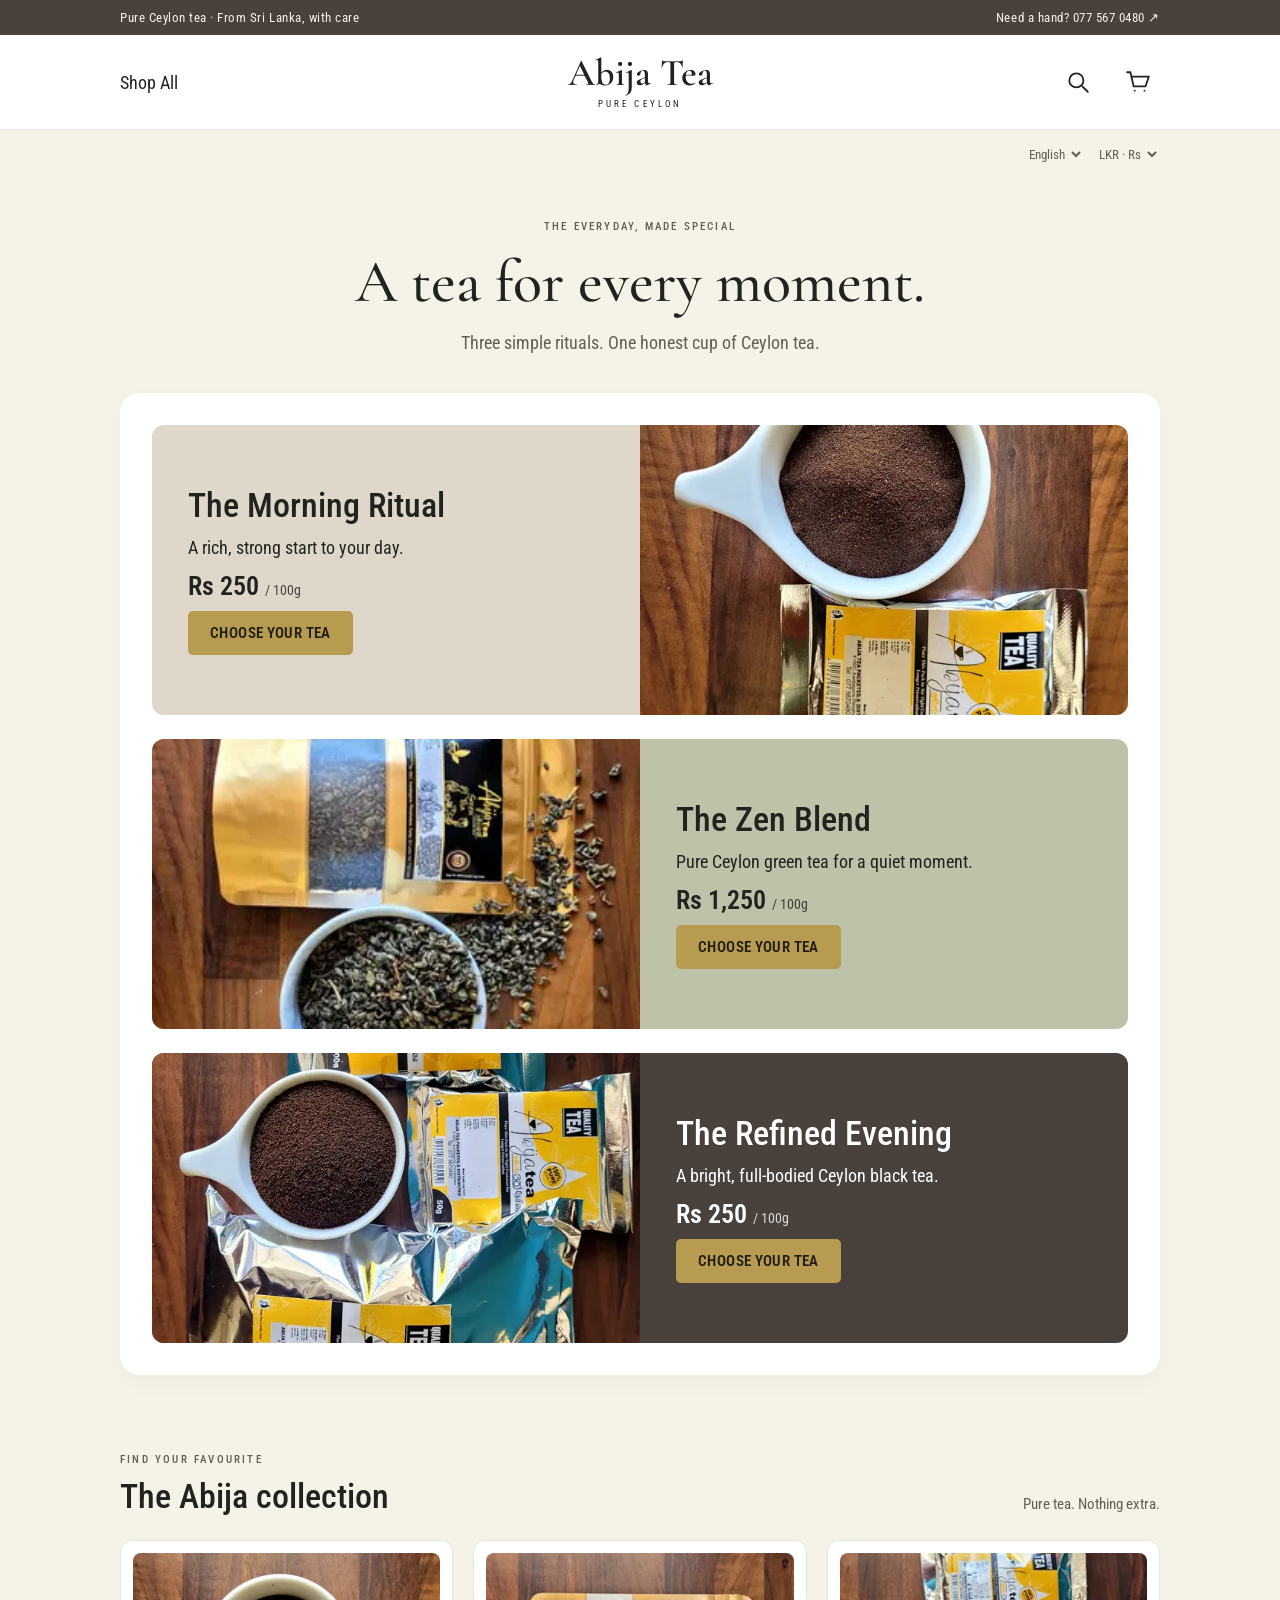
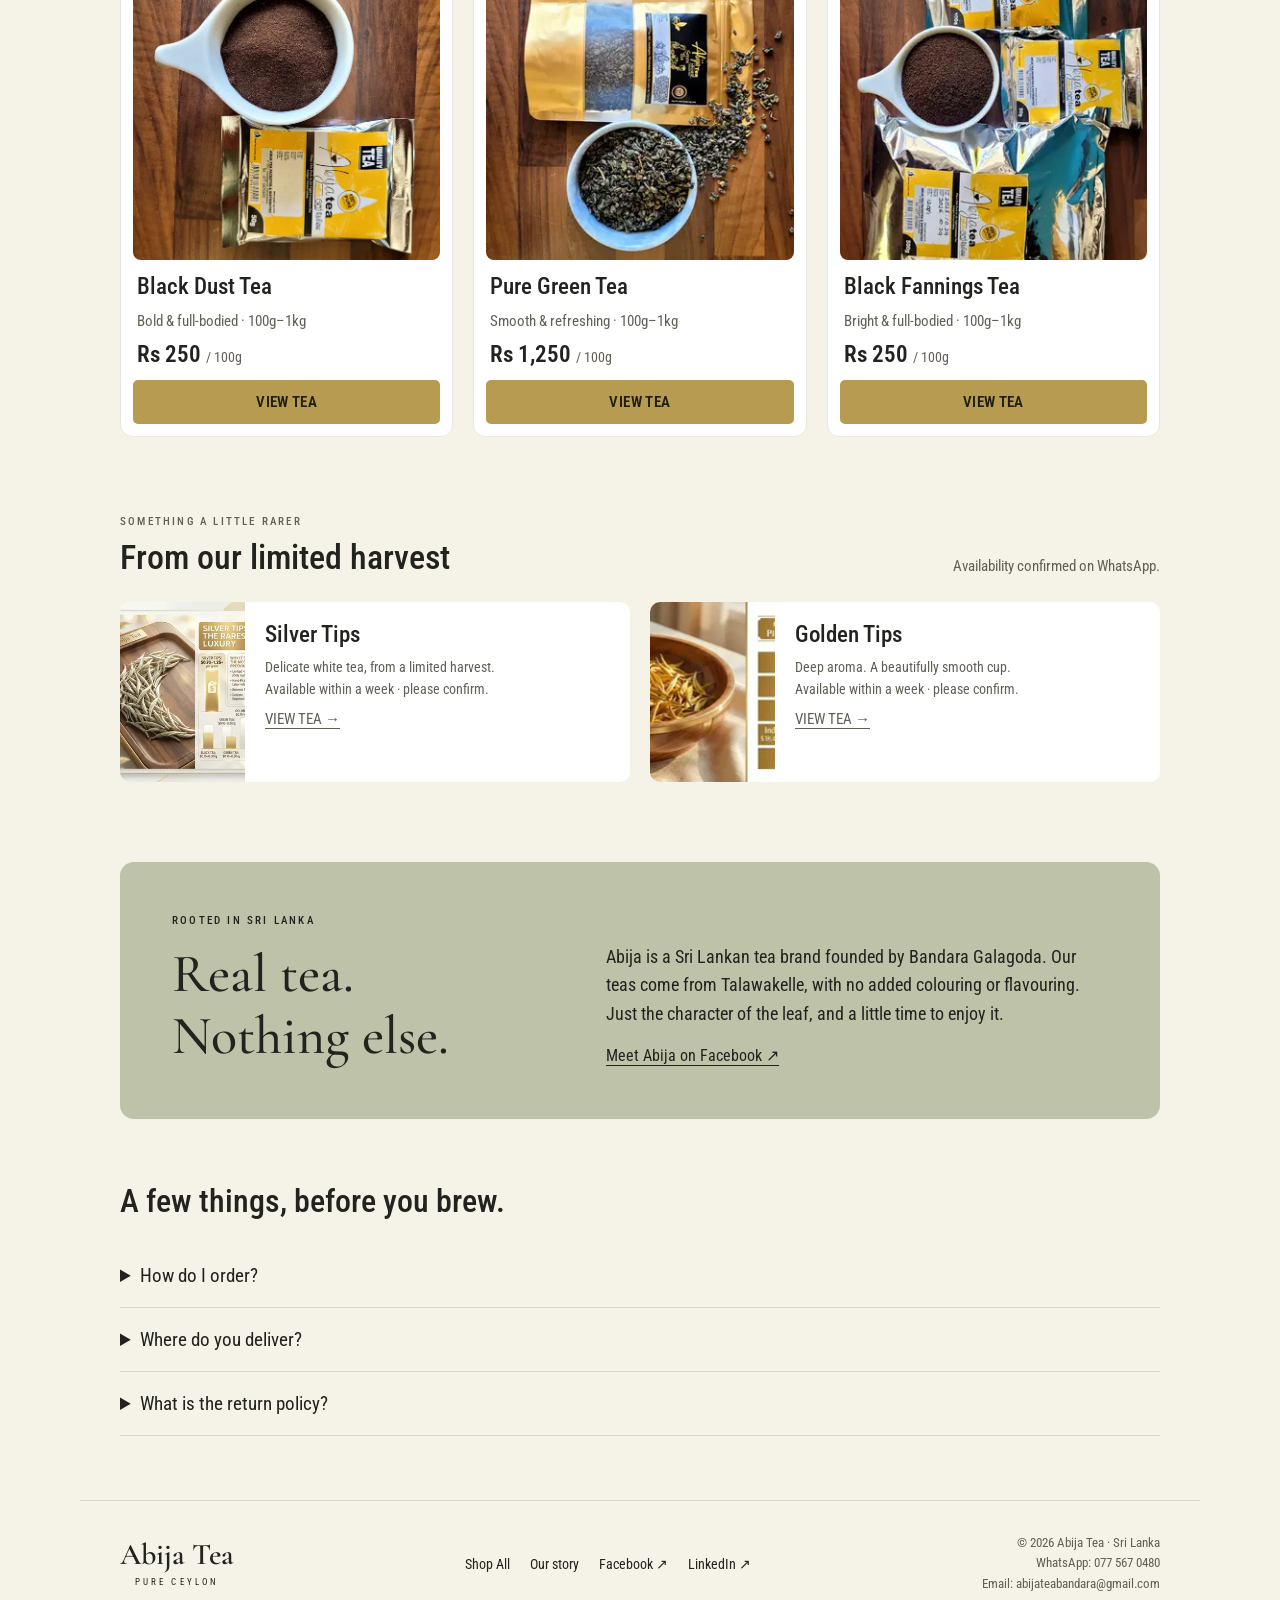
<file: index.html>
<!doctype html>
<html lang="en" prefix="og: https://ogp.me/ns#">
  <head>
    <meta charset="UTF-8" />
    <meta name="viewport" content="width=device-width, initial-scale=1" />
    <title>Abija Tea | Pure Ceylon Tea, Talawakelle Estate</title>
    <meta
      name="description"
      content="Find your everyday tea. Shop pure Ceylon black and green teas from Abija Tea, Talawakelle, Sri Lanka. Choose your pack and order easily on WhatsApp."
    />
    <meta name="robots" content="index, follow" />
    <meta name="theme-color" content="#F5F2E7" />
    <link rel="canonical" href="https://abijatea.me/" />
    <link rel="icon" href="/favicon.ico" />
    <link rel="apple-touch-icon" href="/apple-touch-icon.png" />
    <link rel="manifest" href="/site.webmanifest" />
    <meta property="og:type" content="website" />
    <meta property="og:site_name" content="Abija Tea" />
    <meta property="og:url" content="https://abijatea.me/" />
    <meta property="og:title" content="Abija Tea — A tea for every moment" />
    <meta
      property="og:description"
      content="Pure Ceylon tea. Simple rituals. Shop black and green teas from Talawakelle, Sri Lanka."
    />
    <meta property="og:image" content="https://abijatea.me/Product.webp" />
    <meta property="og:image:alt" content="Abija Tea products from Sri Lanka" />
    <meta name="twitter:card" content="summary_large_image" />
    <meta name="twitter:title" content="Abija Tea — Pure Ceylon Tea" />
    <meta name="twitter:image" content="https://abijatea.me/Product.webp" />
    <link rel="preload" href="/assets/fonts/roboto-condensed-latin.woff2" as="font" type="font/woff2" crossorigin />
    <link rel="preload" href="/assets/fonts/cormorant-latin.woff2" as="font" type="font/woff2" crossorigin />
    <link rel="modulepreload" href="/catalog.mjs" />
    <link rel="modulepreload" href="/product-view.mjs" />
    <link rel="stylesheet" href="/styles.css" />
    <script type="application/ld+json">
      {
        "@context": "https://schema.org",
        "@graph": [
          {
            "@type": "Organization",
            "@id": "https://abijatea.me/#organization",
            "name": "Abija Tea",
            "url": "https://abijatea.me",
            "logo": "https://abijatea.me/favicon.png",
            "foundingDate": "2024",
            "founder": { "@type": "Person", "name": "Bandara Galagoda" },
            "telephone": "+94775670480",
            "email": "abijateabandara@gmail.com",
            "sameAs": [
              "https://www.facebook.com/abijatea/",
              "https://www.linkedin.com/in/abijatea/"
            ]
          },
          {
            "@type": "WebSite",
            "@id": "https://abijatea.me/#website",
            "name": "Abija Tea",
            "url": "https://abijatea.me",
            "publisher": { "@id": "https://abijatea.me/#organization" }
          }
        ]
      }
    </script>
    <script type="module" src="/app.js"></script>
  </head>
  <body>
    <noscript
      ><iframe
        src="https://www.googletagmanager.com/ns.html?id=GTM-TS7BGZVC"
        height="0"
        width="0"
        style="display: none; visibility: hidden"
        title="Google Tag Manager"
      ></iframe>
      <p class="noscript-note">
        For current prices, pack selection and the cart, enable JavaScript. You can also
        <a href="https://wa.me/94775670480"
          >order directly on WhatsApp: 077 567 0480</a
        >.
      </p></noscript
    >
    <a class="skip-link" href="#main">Skip to content</a>
    <div class="announcement">
      <span>Pure Ceylon tea · From Sri Lanka, with care</span
      ><a href="https://wa.me/94775670480" target="_blank" rel="noopener"
        >Need a hand? 077 567 0480 ↗</a
      >
    </div>
    <header class="site-header">
      <nav class="navigation" aria-label="Main navigation">
        <a class="shop-link" href="#shop" data-i18n="shop">Shop All</a
        ><a href="#home" class="wordmark" aria-label="Abija Tea home"
          >Abija Tea<span>PURE CEYLON</span></a
        >
        <div class="nav-actions">
          <button class="icon-button" id="search-open" aria-label="Search teas">
            <img
              src="/assets/search.svg"
              width="26"
              height="26"
              alt=""
            /></button
          ><button
            class="icon-button cart-trigger"
            id="cart-open"
            aria-label="Open shopping bag"
          >
            <img src="/assets/cart.svg" width="26" height="26" alt="" /><span
              id="cart-count"
              class="cart-count"
              hidden
              >0</span
            >
          </button>
        </div>
      </nav>
    </header>
    <div class="preferences wrap">
      <p id="sale-banner" aria-live="polite"></p>
      <div>
        <label
          ><span class="sr-only">Language</span
          ><select id="language" aria-label="Language">
            <option value="en">English</option>
            <option value="si">සිංහල</option>
            <option value="ta">தமிழ்</option>
          </select></label
        ><label
          ><span class="sr-only">Currency</span
          ><select id="currency" aria-label="Currency">
            <option value="LKR">LKR · Rs</option>
            <option value="USD">USD · $</option>
            <option value="GBP">GBP · £</option>
            <option value="INR">INR · ₹</option>
          </select></label
        >
      </div>
    </div>
    <main id="main" tabindex="-1" class="wrap">
      <div id="home-view">
        <section id="hero" class="intro" aria-labelledby="home-title">
          <p class="eyebrow">THE EVERYDAY, MADE SPECIAL</p>
          <h1 id="home-title" data-i18n="title">A tea for every moment.</h1>
          <p data-i18n="intro">
            Three simple rituals. One honest cup of Ceylon tea.
          </p>
        </section>
        <section
          id="experiences"
          class="experiences"
          aria-label="Curated tea experiences"
        >
          <!-- Initial content lets the browser discover the hero before JavaScript.
               Prices are intentionally populated from the live catalogue only. -->
          <article class="experience sand">
            <a class="experience-photo" href="/tea/black-dust-tea/" aria-label="Explore Black Dust Tea"><img src="/assets/products/Dust-640.webp" srcset="/assets/products/Dust-320.webp 320w, /assets/products/Dust-640.webp 640w, /assets/products/Dust-960.webp 960w" sizes="(max-width: 620px) calc((100vw - 60px) / 2), (max-width: 1120px) 42vw, 488px" alt="Black Dust Tea with its Abija packaging" width="500" height="400" fetchpriority="high"></a>
            <div class="experience-copy"><h2>The Morning Ritual</h2><p>A rich, strong start to your day.</p><div class="experience-price">&nbsp; <small>/ 100g</small></div><a class="button" href="/tea/black-dust-tea/">CHOOSE YOUR TEA</a></div>
          </article>
          <article class="experience sage">
            <a class="experience-photo" href="/tea/pure-green-tea/" aria-label="Explore Pure Green Tea"><img src="/assets/products/Green-640.webp" srcset="/assets/products/Green-320.webp 320w, /assets/products/Green-640.webp 640w, /assets/products/Green-960.webp 960w" sizes="(max-width: 620px) calc((100vw - 60px) / 2), (max-width: 1120px) 42vw, 488px" alt="Pure Green Tea with its Abija packaging" width="500" height="400" loading="lazy"></a>
            <div class="experience-copy"><h2>The Zen Blend</h2><p>Pure Ceylon green tea for a quiet moment.</p><div class="experience-price">&nbsp; <small>/ 100g</small></div><a class="button" href="/tea/pure-green-tea/">CHOOSE YOUR TEA</a></div>
          </article>
          <article class="experience dark">
            <a class="experience-photo" href="/tea/black-fannings-tea/" aria-label="Explore Black Fannings Tea"><img src="/assets/products/BOP-640.webp" srcset="/assets/products/BOP-320.webp 320w, /assets/products/BOP-640.webp 640w, /assets/products/BOP-960.webp 960w" sizes="(max-width: 620px) calc((100vw - 60px) / 2), (max-width: 1120px) 42vw, 488px" alt="Black Fannings Tea with its Abija packaging" width="500" height="400" loading="lazy"></a>
            <div class="experience-copy"><h2>The Refined Evening</h2><p>A bright, full-bodied Ceylon black tea.</p><div class="experience-price">&nbsp; <small>/ 100g</small></div><a class="button" href="/tea/black-fannings-tea/">CHOOSE YOUR TEA</a></div>
          </article>
        </section>
        <section
          id="shop"
          class="shop-section"
          aria-labelledby="collection-title"
        >
          <div class="section-heading">
            <div>
              <p class="eyebrow">FIND YOUR FAVOURITE</p>
              <h2 id="collection-title" data-i18n="collection">
                The Abija collection
              </h2>
            </div>
            <p>Pure tea. Nothing extra.</p>
          </div>
          <div class="product-grid" id="product-grid"></div>
        </section>
        <section class="limited-section" aria-labelledby="limited-title">
          <div class="section-heading">
            <div>
              <p class="eyebrow">SOMETHING A LITTLE RARER</p>
              <h2 id="limited-title">From our limited harvest</h2>
            </div>
            <p>Availability confirmed on WhatsApp.</p>
          </div>
          <div id="limited-grid" class="limited-grid"><a class="text-link" href="/tea/silver-tips/">Silver Tips — view tea and availability</a><a class="text-link" href="/tea/golden-tips/">Golden Tips — view tea and availability</a></div>
        </section>
        <section id="about" class="about">
          <span class="eyebrow">ROOTED IN SRI LANKA</span>
          <h2>Real tea.<br /><em>Nothing else.</em></h2>
          <p>
            Abija is a Sri Lankan tea brand founded by Bandara Galagoda. Our
            teas come from Talawakelle, with no added colouring or flavouring.
            Just the character of the leaf, and a little time to enjoy it.
          </p>
          <a
            href="https://www.facebook.com/abijatea/"
            target="_blank"
            rel="noopener"
            >Meet Abija on Facebook ↗</a
          >
        </section>
        <section class="faq" aria-labelledby="faq-title">
          <h2 id="faq-title">A few things, before you brew.</h2>
          <details>
            <summary>How do I order?</summary>
            <p>
              Choose a tea, pack size, and quantity. Add it to your bag, then
              send your order on WhatsApp. We confirm availability, your
              delivery address, and the total before placing the order.
            </p>
          </details>
          <details>
            <summary>Where do you deliver?</summary>
            <p>
              Delivery is Rs 450 around Kandy and along the A1 road towards
              Colombo. Orders normally arrive within 3–7 days. We confirm your
              address and delivery date on WhatsApp. For other locations, please
              contact us first.
            </p>
          </details>
          <details>
            <summary>What is the return policy?</summary>
            <p>
              Tea orders are generally not returnable. As a one-time exception,
              a regular customer with more than 10 completed purchases may
              request one return for an unopened pack under 500g, subject to
              confirmation on WhatsApp.
            </p>
          </details>
        </section>
      </div>
      <section
        id="product-view"
        hidden
        aria-labelledby="product-title"
      ></section>
    </main>
    <footer class="site-footer wrap">
      <a class="wordmark" href="#home">Abija Tea<span>PURE CEYLON</span></a>
      <div>
        <a href="#shop" data-i18n="shop">Shop All</a
        ><a href="#about" data-i18n="about">Our story</a
        ><a
          href="https://www.facebook.com/abijatea/"
          target="_blank"
          rel="noopener"
          >Facebook ↗</a
        ><a
          href="https://www.linkedin.com/in/abijatea/"
          target="_blank"
          rel="noopener"
          >LinkedIn ↗</a
        >
      </div>
      <p>
        © <span id="year">2026</span> Abija Tea · Sri Lanka<br /><a
          href="https://wa.me/94775670480"
          target="_blank"
          rel="noopener"
          >WhatsApp: 077 567 0480</a
        >
        <br /><a href="mailto:abijateabandara@gmail.com">Email: abijateabandara@gmail.com</a>
      </p>
    </footer>
    <dialog
      id="search-dialog"
      class="search-dialog"
      aria-labelledby="search-title"
    >
      <div class="dialog-heading">
        <h2 id="search-title">Find your tea</h2>
        <button
          class="icon-button"
          data-close="search-dialog"
          aria-label="Close search"
        >
          ×
        </button>
      </div>
      <label for="search-input">Search by tea name or flavour</label
      ><input
        id="search-input"
        type="search"
        placeholder="Try green tea…"
        autocomplete="off"
      />
      <div id="search-results" aria-live="polite"></div>
    </dialog>
    <dialog id="cart-dialog" class="cart-dialog" aria-labelledby="bag-title">
      <div class="dialog-heading">
        <div>
          <p class="eyebrow">YOUR NEXT CUP</p>
          <h2 id="bag-title" data-i18n="bag">Your shopping bag</h2>
        </div>
        <button
          class="icon-button"
          data-close="cart-dialog"
          aria-label="Close shopping bag"
        >
          ×
        </button>
      </div>
      <div id="cart-items"></div>
      <div id="cart-summary" class="cart-summary"></div>
    </dialog>
    <dialog id="image-dialog" class="image-dialog" aria-label="Product photo">
      <button
        class="icon-button"
        data-close="image-dialog"
        aria-label="Close photo"
      >
        ×</button
      ><img id="zoom-image" alt="" />
    </dialog>
    <div id="toast" class="toast" role="status" aria-live="polite"></div>
  </body>
</html>
</file>
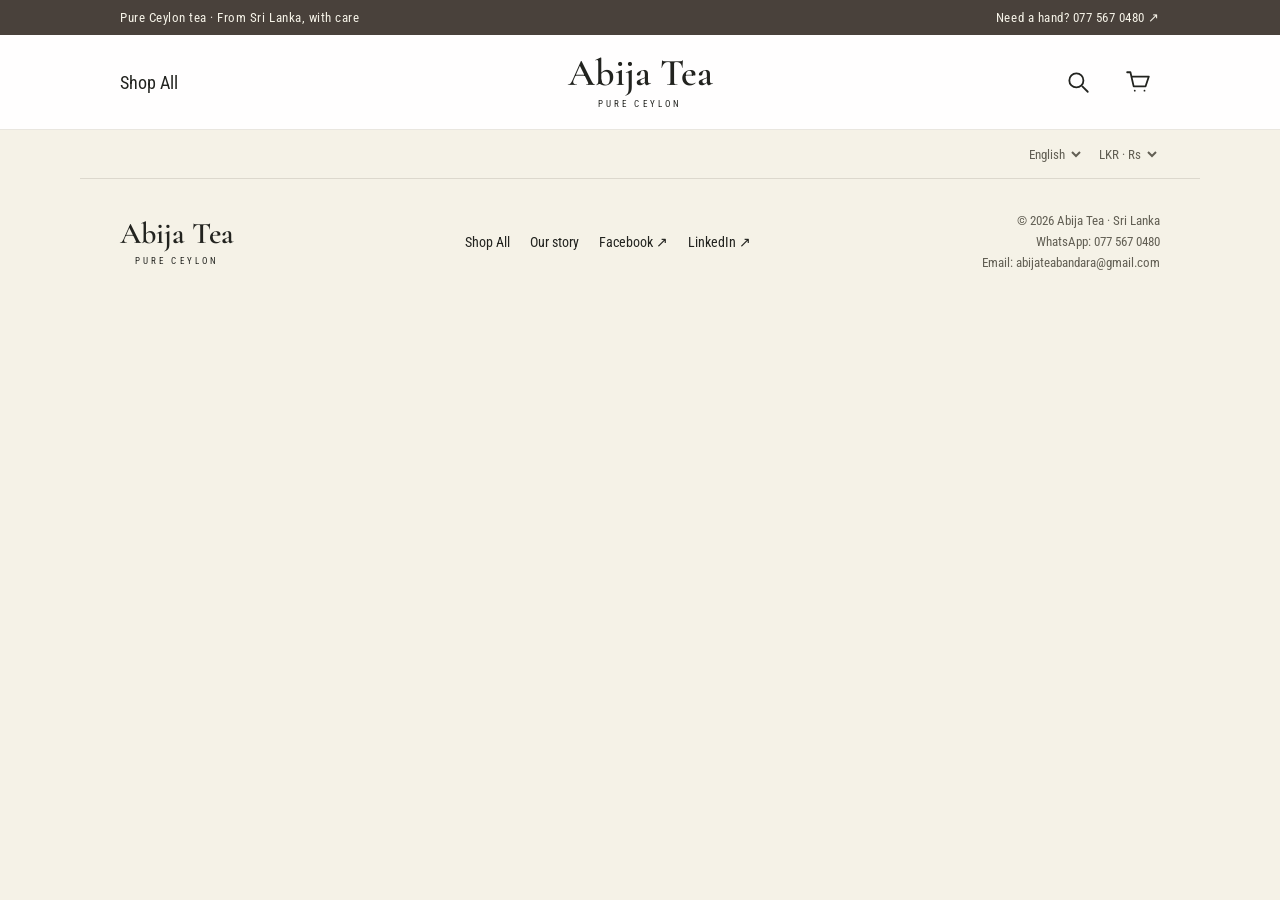
<file: tea/black-dust-tea/index.html>
<!doctype html>
<html lang="en" prefix="og: https://ogp.me/ns#">
  <head>
    <meta charset="UTF-8" />
    <meta name="viewport" content="width=device-width, initial-scale=1" />
    <title>Black Dust Tea | Pure Ceylon Tea | Abija Tea</title>
    <meta
      name="description"
      content="A fine Ceylon black tea with a bold, full-bodied character. Your everyday cup, made for a little milk or enjoyed just as it is."
    />
    <meta name="robots" content="index, follow" />
    <meta name="theme-color" content="#F5F2E7" />
    <link rel="canonical" href="https://abijatea.me/tea/black-dust-tea/" />
    <link rel="icon" href="/favicon.ico" />
    <link rel="apple-touch-icon" href="/apple-touch-icon.png" />
    <link rel="manifest" href="/site.webmanifest" />
    <meta property="og:type" content="website" />
    <meta property="og:site_name" content="Abija Tea" />
    <meta property="og:url" content="https://abijatea.me/tea/black-dust-tea/" />
    <meta property="og:title" content="Black Dust Tea | Pure Ceylon Tea | Abija Tea" />
    <meta
      property="og:description"
      content="A fine Ceylon black tea with a bold, full-bodied character. Your everyday cup, made for a little milk or enjoyed just as it is."
    />
    <meta property="og:image" content="https://abijatea.me/Dust-1200.webp" />
    <meta property="og:image:alt" content="Black Dust Tea" />
    <meta name="twitter:card" content="summary_large_image" />
    <meta name="twitter:title" content="Black Dust Tea | Pure Ceylon Tea | Abija Tea" />
    <meta name="twitter:image" content="https://abijatea.me/Dust-1200.webp" />
    <link rel="preload" href="/assets/fonts/roboto-condensed-latin.woff2" as="font" type="font/woff2" crossorigin />
    <link rel="preload" href="/assets/fonts/cormorant-latin.woff2" as="font" type="font/woff2" crossorigin />
    <link rel="modulepreload" href="/catalog.mjs" />
    <link rel="modulepreload" href="/product-view.mjs" />
    <link rel="stylesheet" href="/styles.css" />
    <script type="application/ld+json">
      {
        "@context": "https://schema.org",
        "@graph": [
          {
            "@type": "Organization",
            "@id": "https://abijatea.me/#organization",
            "name": "Abija Tea",
            "url": "https://abijatea.me",
            "logo": "https://abijatea.me/favicon.png",
            "foundingDate": "2024",
            "founder": { "@type": "Person", "name": "Bandara Galagoda" },
            "telephone": "+94775670480",
            "email": "abijateabandara@gmail.com",
            "sameAs": [
              "https://www.facebook.com/abijatea/",
              "https://www.linkedin.com/in/abijatea/"
            ]
          },
          {
            "@type": "WebSite",
            "@id": "https://abijatea.me/#website",
            "name": "Abija Tea",
            "url": "https://abijatea.me",
            "publisher": { "@id": "https://abijatea.me/#organization" }
          }
        ]
      }
    </script>
    <script type="module" src="/app.js"></script>
  <script type="application/ld+json" id="catalog-schema">{"@context":"https://schema.org","@type":"Product","@id":"https://abijatea.me/tea/black-dust-tea/#product","name":"Abija Black Dust Tea","url":"https://abijatea.me/tea/black-dust-tea/","image":"https://abijatea.me/Dust-1200.webp","description":"A fine Ceylon black tea with a bold, full-bodied character. Your everyday cup, made for a little milk or enjoyed just as it is.","brand":{"@type":"Brand","name":"Abija Tea"}}</script>
<script type="application/ld+json">{"@context":"https://schema.org","@type":"BreadcrumbList","itemListElement":[{"@type":"ListItem","position":1,"name":"Abija Tea","item":"https://abijatea.me/"},{"@type":"ListItem","position":2,"name":"Black Dust Tea","item":"https://abijatea.me/tea/black-dust-tea/"}]}</script>
</head>
  <body>
    <noscript
      ><iframe
        src="https://www.googletagmanager.com/ns.html?id=GTM-TS7BGZVC"
        height="0"
        width="0"
        style="display: none; visibility: hidden"
        title="Google Tag Manager"
      ></iframe>
      <p class="noscript-note">
        For current prices, pack selection and the cart, enable JavaScript. You can also
        <a href="https://wa.me/94775670480"
          >order directly on WhatsApp: 077 567 0480</a
        >.
      </p></noscript
    >
    <a class="skip-link" href="#main">Skip to content</a>
    <div class="announcement">
      <span>Pure Ceylon tea · From Sri Lanka, with care</span
      ><a href="https://wa.me/94775670480" target="_blank" rel="noopener"
        >Need a hand? 077 567 0480 ↗</a
      >
    </div>
    <header class="site-header">
      <nav class="navigation" aria-label="Main navigation">
        <a class="shop-link" href="/#shop" data-i18n="shop">Shop All</a
        ><a href="/#home" class="wordmark" aria-label="Abija Tea home"
          >Abija Tea<span>PURE CEYLON</span></a
        >
        <div class="nav-actions">
          <button class="icon-button" id="search-open" aria-label="Search teas">
            <img
              src="/assets/search.svg"
              width="26"
              height="26"
              alt=""
            /></button
          ><button
            class="icon-button cart-trigger"
            id="cart-open"
            aria-label="Open shopping bag"
          >
            <img src="/assets/cart.svg" width="26" height="26" alt="" /><span
              id="cart-count"
              class="cart-count"
              hidden
              >0</span
            >
          </button>
        </div>
      </nav>
    </header>
    <div class="preferences wrap">
      <p id="sale-banner" aria-live="polite"></p>
      <div>
        <label
          ><span class="sr-only">Language</span
          ><select id="language" aria-label="Language">
            <option value="en">English</option>
            <option value="si">සිංහල</option>
            <option value="ta">தமிழ்</option>
          </select></label
        ><label
          ><span class="sr-only">Currency</span
          ><select id="currency" aria-label="Currency">
            <option value="LKR">LKR · Rs</option>
            <option value="USD">USD · $</option>
            <option value="GBP">GBP · £</option>
            <option value="INR">INR · ₹</option>
          </select></label
        >
      </div>
    </div>
    <main id="main" tabindex="-1" class="wrap"><div id="home-view" hidden></div><section id="product-view" aria-labelledby="product-title"><a class="breadcrumb" href="/#shop">← Back to all teas</a><div class="product-shell"><div class="product-overview">
    <div class="desktop-gallery"><button class="main-photo" data-zoom aria-label="Enlarge Black Dust Tea photo"><img id="main-photo" src="/assets/products/Dust-640.webp" srcset="/assets/products/Dust-320.webp 320w, /assets/products/Dust-640.webp 640w, /assets/products/Dust-960.webp 960w" sizes="(max-width: 760px) 320px, 500px" fetchpriority="high" alt="Black Dust Tea" width="500" height="500"></button><div class="thumbnails" aria-label="Product photo views"><button class="thumbnail" data-photo="0" aria-pressed="true" aria-label="Full product photo"><img src="/assets/products/Dust-640.webp" srcset="/assets/products/Dust-320.webp 320w, /assets/products/Dust-640.webp 640w, /assets/products/Dust-960.webp 960w" sizes="64px" alt="" width="64" height="64"></button><button class="thumbnail detail" data-photo="1" aria-pressed="false" aria-label="Close-up product photo"><img src="/assets/products/Dust-640.webp" srcset="/assets/products/Dust-320.webp 320w, /assets/products/Dust-640.webp 640w, /assets/products/Dust-960.webp 960w" sizes="64px" alt="" width="64" height="64"></button></div></div>
    <div class="mobile-carousel"><div class="carousel-track" id="carousel-track"><button class="carousel-slide " data-zoom aria-label="Enlarge Black Dust Tea photo"><img src="/assets/products/Dust-640.webp" srcset="/assets/products/Dust-320.webp 320w, /assets/products/Dust-640.webp 640w, /assets/products/Dust-960.webp 960w" sizes="(max-width: 540px) calc(100vw - 110px), 400px" fetchpriority="high" alt="Black Dust Tea" width="400" height="400"></button><button class="carousel-slide detail" data-zoom aria-label="Enlarge Black Dust Tea detail"><img src="/assets/products/Dust-640.webp" srcset="/assets/products/Dust-320.webp 320w, /assets/products/Dust-640.webp 640w, /assets/products/Dust-960.webp 960w" sizes="(max-width: 540px) calc(100vw - 110px), 400px" loading="lazy" alt="Black Dust Tea close-up" width="400" height="400"></button></div><button class="carousel-arrow prev" data-slide="prev" aria-label="Previous photo"><img src="/assets/chevron-left.svg" width="24" height="24" alt=""></button><button class="carousel-arrow next" data-slide="next" aria-label="Next photo"><img src="/assets/chevron-right.svg" width="24" height="24" alt=""></button><div class="carousel-dots" aria-label="Choose photo"><button data-slide="0" aria-label="Photo 1" aria-current="true"></button><button data-slide="1" aria-label="Photo 2" aria-current="false"></button></div></div>
    <div class="product-info"><p class="origin">PURE CEYLON · TALAWAKELLE, SRI LANKA</p><h1 id="product-title" tabindex="-1">Black Dust Tea</h1><p class="description">A fine Ceylon black tea with a bold, full-bodied character. Your everyday cup, made for a little milk or enjoyed just as it is.</p><div id="product-price" class="product-price" aria-live="polite"></div><fieldset class="weight-options"><legend>Pack size</legend><button class="weight-option" data-weight="0" aria-pressed="false" >100g</button><button class="weight-option" data-weight="1" aria-pressed="true" >250g</button><button class="weight-option" data-weight="2" aria-pressed="false" >500g</button><button class="weight-option" data-weight="3" aria-pressed="false" >1kg</button></fieldset><div class="product-facts"><span id="selected-weight">Weight: 250g</span><span>Fine black tea</span></div><div class="purchase-row"><div class="quantity" aria-label="Quantity"><button id="quantity-minus" data-quantity="-1" aria-label="Decrease quantity">−</button><output id="product-quantity" aria-live="polite">1</output><button data-quantity="1" aria-label="Increase quantity">+</button></div><button class="button" id="add-to-bag">ADD TO BAG</button></div><div class="badges"><span>CEYLON TEA</span><span>NO ADDED FLAVOURS</span></div><p class="delivery-note">Rs 450 delivery · Kandy–Colombo / A1 area.<br>Usually 3–7 days. Your order is confirmed on WhatsApp.</p><p class="currency-note" hidden>Estimated conversion from LKR. Final amount confirmed on WhatsApp.</p><details class="brew"><summary>Make your perfect cup</summary><p>Use freshly boiled water. Steep for 3–5 minutes, then strain.</p></details></div>
    </div><section class="recommendations"><h2>You might also like</h2><div class="product-grid"><article class="product-card"><a class="product-image" href="/tea/pure-green-tea/" aria-label="View Pure Green Tea"><img src="/assets/products/Green-640.webp" srcset="/assets/products/Green-320.webp 320w, /assets/products/Green-640.webp 640w, /assets/products/Green-960.webp 960w" sizes="(max-width: 620px) calc(100vw - 36px), 320px" alt="Pure Green Tea from Abija Tea" width="400" height="400" loading="lazy"></a><h3><a href="/tea/pure-green-tea/">Pure Green Tea</a></h3><p>Smooth & refreshing · 100g–1kg</p><div class="price">— <small>/ 100g</small></div><a class="button wide" href="/tea/pure-green-tea/">VIEW TEA</a></article><article class="product-card"><a class="product-image" href="/tea/black-fannings-tea/" aria-label="View Black Fannings Tea"><img src="/assets/products/BOP-640.webp" srcset="/assets/products/BOP-320.webp 320w, /assets/products/BOP-640.webp 640w, /assets/products/BOP-960.webp 960w" sizes="(max-width: 620px) calc(100vw - 36px), 320px" alt="Black Fannings Tea from Abija Tea" width="400" height="400" loading="lazy"></a><h3><a href="/tea/black-fannings-tea/">Black Fannings Tea</a></h3><p>Bright & full-bodied · 100g–1kg</p><div class="price">— <small>/ 100g</small></div><a class="button wide" href="/tea/black-fannings-tea/">VIEW TEA</a></article></div></section></div></section></main>
    <footer class="site-footer wrap">
      <a class="wordmark" href="/#home">Abija Tea<span>PURE CEYLON</span></a>
      <div>
        <a href="/#shop" data-i18n="shop">Shop All</a
        ><a href="/#about" data-i18n="about">Our story</a
        ><a
          href="https://www.facebook.com/abijatea/"
          target="_blank"
          rel="noopener"
          >Facebook ↗</a
        ><a
          href="https://www.linkedin.com/in/abijatea/"
          target="_blank"
          rel="noopener"
          >LinkedIn ↗</a
        >
      </div>
      <p>
        © <span id="year">2026</span> Abija Tea · Sri Lanka<br /><a
          href="https://wa.me/94775670480"
          target="_blank"
          rel="noopener"
          >WhatsApp: 077 567 0480</a
        >
        <br /><a href="mailto:abijateabandara@gmail.com">Email: abijateabandara@gmail.com</a>
      </p>
    </footer>
    <dialog
      id="search-dialog"
      class="search-dialog"
      aria-labelledby="search-title"
    >
      <div class="dialog-heading">
        <h2 id="search-title">Find your tea</h2>
        <button
          class="icon-button"
          data-close="search-dialog"
          aria-label="Close search"
        >
          ×
        </button>
      </div>
      <label for="search-input">Search by tea name or flavour</label
      ><input
        id="search-input"
        type="search"
        placeholder="Try green tea…"
        autocomplete="off"
      />
      <div id="search-results" aria-live="polite"></div>
    </dialog>
    <dialog id="cart-dialog" class="cart-dialog" aria-labelledby="bag-title">
      <div class="dialog-heading">
        <div>
          <p class="eyebrow">YOUR NEXT CUP</p>
          <h2 id="bag-title" data-i18n="bag">Your shopping bag</h2>
        </div>
        <button
          class="icon-button"
          data-close="cart-dialog"
          aria-label="Close shopping bag"
        >
          ×
        </button>
      </div>
      <div id="cart-items"></div>
      <div id="cart-summary" class="cart-summary"></div>
    </dialog>
    <dialog id="image-dialog" class="image-dialog" aria-label="Product photo">
      <button
        class="icon-button"
        data-close="image-dialog"
        aria-label="Close photo"
      >
        ×</button
      ><img id="zoom-image" alt="" />
    </dialog>
    <div id="toast" class="toast" role="status" aria-live="polite"></div>
  </body>
</html>
</file>
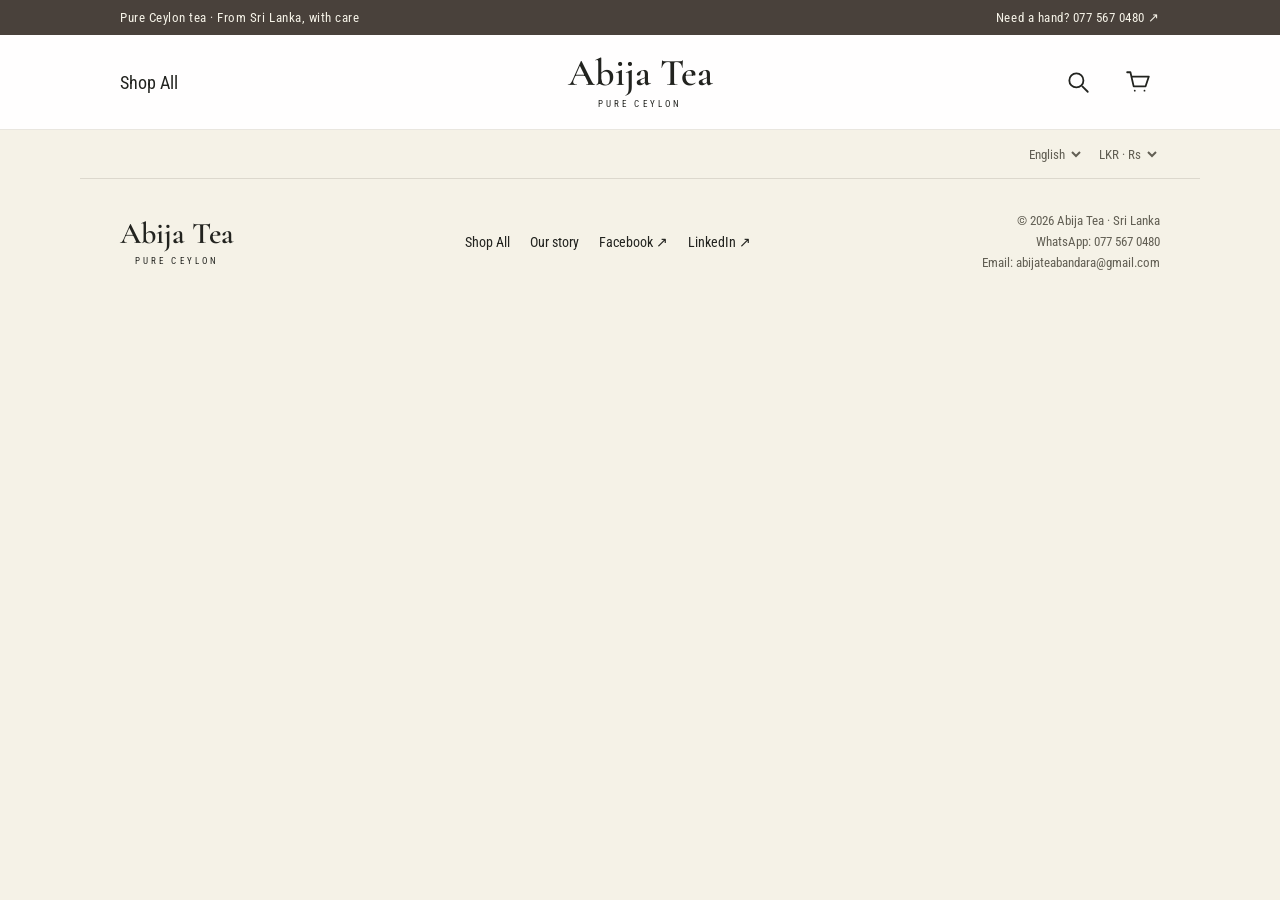
<file: tea/black-fannings-tea/index.html>
<!doctype html>
<html lang="en" prefix="og: https://ogp.me/ns#">
  <head>
    <meta charset="UTF-8" />
    <meta name="viewport" content="width=device-width, initial-scale=1" />
    <title>Black Fannings Tea | Pure Ceylon Tea | Abija Tea</title>
    <meta
      name="description"
      content="Fine-grade Ceylon black tea that brews into a bright, satisfying cup. Pure tea, with no added colouring or flavouring."
    />
    <meta name="robots" content="index, follow" />
    <meta name="theme-color" content="#F5F2E7" />
    <link rel="canonical" href="https://abijatea.me/tea/black-fannings-tea/" />
    <link rel="icon" href="/favicon.ico" />
    <link rel="apple-touch-icon" href="/apple-touch-icon.png" />
    <link rel="manifest" href="/site.webmanifest" />
    <meta property="og:type" content="website" />
    <meta property="og:site_name" content="Abija Tea" />
    <meta property="og:url" content="https://abijatea.me/tea/black-fannings-tea/" />
    <meta property="og:title" content="Black Fannings Tea | Pure Ceylon Tea | Abija Tea" />
    <meta
      property="og:description"
      content="Fine-grade Ceylon black tea that brews into a bright, satisfying cup. Pure tea, with no added colouring or flavouring."
    />
    <meta property="og:image" content="https://abijatea.me/BOP-1200.webp" />
    <meta property="og:image:alt" content="Black Fannings Tea" />
    <meta name="twitter:card" content="summary_large_image" />
    <meta name="twitter:title" content="Black Fannings Tea | Pure Ceylon Tea | Abija Tea" />
    <meta name="twitter:image" content="https://abijatea.me/BOP-1200.webp" />
    <link rel="preload" href="/assets/fonts/roboto-condensed-latin.woff2" as="font" type="font/woff2" crossorigin />
    <link rel="preload" href="/assets/fonts/cormorant-latin.woff2" as="font" type="font/woff2" crossorigin />
    <link rel="modulepreload" href="/catalog.mjs" />
    <link rel="modulepreload" href="/product-view.mjs" />
    <link rel="stylesheet" href="/styles.css" />
    <script type="application/ld+json">
      {
        "@context": "https://schema.org",
        "@graph": [
          {
            "@type": "Organization",
            "@id": "https://abijatea.me/#organization",
            "name": "Abija Tea",
            "url": "https://abijatea.me",
            "logo": "https://abijatea.me/favicon.png",
            "foundingDate": "2024",
            "founder": { "@type": "Person", "name": "Bandara Galagoda" },
            "telephone": "+94775670480",
            "email": "abijateabandara@gmail.com",
            "sameAs": [
              "https://www.facebook.com/abijatea/",
              "https://www.linkedin.com/in/abijatea/"
            ]
          },
          {
            "@type": "WebSite",
            "@id": "https://abijatea.me/#website",
            "name": "Abija Tea",
            "url": "https://abijatea.me",
            "publisher": { "@id": "https://abijatea.me/#organization" }
          }
        ]
      }
    </script>
    <script type="module" src="/app.js"></script>
  <script type="application/ld+json" id="catalog-schema">{"@context":"https://schema.org","@type":"Product","@id":"https://abijatea.me/tea/black-fannings-tea/#product","name":"Abija Black Fannings Tea","url":"https://abijatea.me/tea/black-fannings-tea/","image":"https://abijatea.me/BOP-1200.webp","description":"Fine-grade Ceylon black tea that brews into a bright, satisfying cup. Pure tea, with no added colouring or flavouring.","brand":{"@type":"Brand","name":"Abija Tea"}}</script>
<script type="application/ld+json">{"@context":"https://schema.org","@type":"BreadcrumbList","itemListElement":[{"@type":"ListItem","position":1,"name":"Abija Tea","item":"https://abijatea.me/"},{"@type":"ListItem","position":2,"name":"Black Fannings Tea","item":"https://abijatea.me/tea/black-fannings-tea/"}]}</script>
</head>
  <body>
    <noscript
      ><iframe
        src="https://www.googletagmanager.com/ns.html?id=GTM-TS7BGZVC"
        height="0"
        width="0"
        style="display: none; visibility: hidden"
        title="Google Tag Manager"
      ></iframe>
      <p class="noscript-note">
        For current prices, pack selection and the cart, enable JavaScript. You can also
        <a href="https://wa.me/94775670480"
          >order directly on WhatsApp: 077 567 0480</a
        >.
      </p></noscript
    >
    <a class="skip-link" href="#main">Skip to content</a>
    <div class="announcement">
      <span>Pure Ceylon tea · From Sri Lanka, with care</span
      ><a href="https://wa.me/94775670480" target="_blank" rel="noopener"
        >Need a hand? 077 567 0480 ↗</a
      >
    </div>
    <header class="site-header">
      <nav class="navigation" aria-label="Main navigation">
        <a class="shop-link" href="/#shop" data-i18n="shop">Shop All</a
        ><a href="/#home" class="wordmark" aria-label="Abija Tea home"
          >Abija Tea<span>PURE CEYLON</span></a
        >
        <div class="nav-actions">
          <button class="icon-button" id="search-open" aria-label="Search teas">
            <img
              src="/assets/search.svg"
              width="26"
              height="26"
              alt=""
            /></button
          ><button
            class="icon-button cart-trigger"
            id="cart-open"
            aria-label="Open shopping bag"
          >
            <img src="/assets/cart.svg" width="26" height="26" alt="" /><span
              id="cart-count"
              class="cart-count"
              hidden
              >0</span
            >
          </button>
        </div>
      </nav>
    </header>
    <div class="preferences wrap">
      <p id="sale-banner" aria-live="polite"></p>
      <div>
        <label
          ><span class="sr-only">Language</span
          ><select id="language" aria-label="Language">
            <option value="en">English</option>
            <option value="si">සිංහල</option>
            <option value="ta">தமிழ்</option>
          </select></label
        ><label
          ><span class="sr-only">Currency</span
          ><select id="currency" aria-label="Currency">
            <option value="LKR">LKR · Rs</option>
            <option value="USD">USD · $</option>
            <option value="GBP">GBP · £</option>
            <option value="INR">INR · ₹</option>
          </select></label
        >
      </div>
    </div>
    <main id="main" tabindex="-1" class="wrap"><div id="home-view" hidden></div><section id="product-view" aria-labelledby="product-title"><a class="breadcrumb" href="/#shop">← Back to all teas</a><div class="product-shell"><div class="product-overview">
    <div class="desktop-gallery"><button class="main-photo" data-zoom aria-label="Enlarge Black Fannings Tea photo"><img id="main-photo" src="/assets/products/BOP-640.webp" srcset="/assets/products/BOP-320.webp 320w, /assets/products/BOP-640.webp 640w, /assets/products/BOP-960.webp 960w" sizes="(max-width: 760px) 320px, 500px" fetchpriority="high" alt="Black Fannings Tea" width="500" height="500"></button><div class="thumbnails" aria-label="Product photo views"><button class="thumbnail" data-photo="0" aria-pressed="true" aria-label="Full product photo"><img src="/assets/products/BOP-640.webp" srcset="/assets/products/BOP-320.webp 320w, /assets/products/BOP-640.webp 640w, /assets/products/BOP-960.webp 960w" sizes="64px" alt="" width="64" height="64"></button><button class="thumbnail detail" data-photo="1" aria-pressed="false" aria-label="Close-up product photo"><img src="/assets/products/BOP-640.webp" srcset="/assets/products/BOP-320.webp 320w, /assets/products/BOP-640.webp 640w, /assets/products/BOP-960.webp 960w" sizes="64px" alt="" width="64" height="64"></button></div></div>
    <div class="mobile-carousel"><div class="carousel-track" id="carousel-track"><button class="carousel-slide " data-zoom aria-label="Enlarge Black Fannings Tea photo"><img src="/assets/products/BOP-640.webp" srcset="/assets/products/BOP-320.webp 320w, /assets/products/BOP-640.webp 640w, /assets/products/BOP-960.webp 960w" sizes="(max-width: 540px) calc(100vw - 110px), 400px" fetchpriority="high" alt="Black Fannings Tea" width="400" height="400"></button><button class="carousel-slide detail" data-zoom aria-label="Enlarge Black Fannings Tea detail"><img src="/assets/products/BOP-640.webp" srcset="/assets/products/BOP-320.webp 320w, /assets/products/BOP-640.webp 640w, /assets/products/BOP-960.webp 960w" sizes="(max-width: 540px) calc(100vw - 110px), 400px" loading="lazy" alt="Black Fannings Tea close-up" width="400" height="400"></button></div><button class="carousel-arrow prev" data-slide="prev" aria-label="Previous photo"><img src="/assets/chevron-left.svg" width="24" height="24" alt=""></button><button class="carousel-arrow next" data-slide="next" aria-label="Next photo"><img src="/assets/chevron-right.svg" width="24" height="24" alt=""></button><div class="carousel-dots" aria-label="Choose photo"><button data-slide="0" aria-label="Photo 1" aria-current="true"></button><button data-slide="1" aria-label="Photo 2" aria-current="false"></button></div></div>
    <div class="product-info"><p class="origin">PURE CEYLON · TALAWAKELLE, SRI LANKA</p><h1 id="product-title" tabindex="-1">Black Fannings Tea</h1><p class="description">Fine-grade Ceylon black tea that brews into a bright, satisfying cup. Pure tea, with no added colouring or flavouring.</p><div id="product-price" class="product-price" aria-live="polite"></div><fieldset class="weight-options"><legend>Pack size</legend><button class="weight-option" data-weight="0" aria-pressed="false" >100g</button><button class="weight-option" data-weight="1" aria-pressed="true" >250g</button><button class="weight-option" data-weight="2" aria-pressed="false" >500g</button><button class="weight-option" data-weight="3" aria-pressed="false" >1kg</button></fieldset><div class="product-facts"><span id="selected-weight">Weight: 250g</span><span>Fine-grade black tea</span></div><div class="purchase-row"><div class="quantity" aria-label="Quantity"><button id="quantity-minus" data-quantity="-1" aria-label="Decrease quantity">−</button><output id="product-quantity" aria-live="polite">1</output><button data-quantity="1" aria-label="Increase quantity">+</button></div><button class="button" id="add-to-bag">ADD TO BAG</button></div><div class="badges"><span>CEYLON TEA</span><span>NO ADDED FLAVOURS</span></div><p class="delivery-note">Rs 450 delivery · Kandy–Colombo / A1 area.<br>Usually 3–7 days. Your order is confirmed on WhatsApp.</p><p class="currency-note" hidden>Estimated conversion from LKR. Final amount confirmed on WhatsApp.</p><details class="brew"><summary>Make your perfect cup</summary><p>Use freshly boiled water. Steep for 3–5 minutes, then strain.</p></details></div>
    </div><section class="recommendations"><h2>You might also like</h2><div class="product-grid"><article class="product-card"><a class="product-image" href="/tea/black-dust-tea/" aria-label="View Black Dust Tea"><img src="/assets/products/Dust-640.webp" srcset="/assets/products/Dust-320.webp 320w, /assets/products/Dust-640.webp 640w, /assets/products/Dust-960.webp 960w" sizes="(max-width: 620px) calc(100vw - 36px), 320px" alt="Black Dust Tea from Abija Tea" width="400" height="400" loading="lazy"></a><h3><a href="/tea/black-dust-tea/">Black Dust Tea</a></h3><p>Bold & full-bodied · 100g–1kg</p><div class="price">— <small>/ 100g</small></div><a class="button wide" href="/tea/black-dust-tea/">VIEW TEA</a></article><article class="product-card"><a class="product-image" href="/tea/pure-green-tea/" aria-label="View Pure Green Tea"><img src="/assets/products/Green-640.webp" srcset="/assets/products/Green-320.webp 320w, /assets/products/Green-640.webp 640w, /assets/products/Green-960.webp 960w" sizes="(max-width: 620px) calc(100vw - 36px), 320px" alt="Pure Green Tea from Abija Tea" width="400" height="400" loading="lazy"></a><h3><a href="/tea/pure-green-tea/">Pure Green Tea</a></h3><p>Smooth & refreshing · 100g–1kg</p><div class="price">— <small>/ 100g</small></div><a class="button wide" href="/tea/pure-green-tea/">VIEW TEA</a></article></div></section></div></section></main>
    <footer class="site-footer wrap">
      <a class="wordmark" href="/#home">Abija Tea<span>PURE CEYLON</span></a>
      <div>
        <a href="/#shop" data-i18n="shop">Shop All</a
        ><a href="/#about" data-i18n="about">Our story</a
        ><a
          href="https://www.facebook.com/abijatea/"
          target="_blank"
          rel="noopener"
          >Facebook ↗</a
        ><a
          href="https://www.linkedin.com/in/abijatea/"
          target="_blank"
          rel="noopener"
          >LinkedIn ↗</a
        >
      </div>
      <p>
        © <span id="year">2026</span> Abija Tea · Sri Lanka<br /><a
          href="https://wa.me/94775670480"
          target="_blank"
          rel="noopener"
          >WhatsApp: 077 567 0480</a
        >
        <br /><a href="mailto:abijateabandara@gmail.com">Email: abijateabandara@gmail.com</a>
      </p>
    </footer>
    <dialog
      id="search-dialog"
      class="search-dialog"
      aria-labelledby="search-title"
    >
      <div class="dialog-heading">
        <h2 id="search-title">Find your tea</h2>
        <button
          class="icon-button"
          data-close="search-dialog"
          aria-label="Close search"
        >
          ×
        </button>
      </div>
      <label for="search-input">Search by tea name or flavour</label
      ><input
        id="search-input"
        type="search"
        placeholder="Try green tea…"
        autocomplete="off"
      />
      <div id="search-results" aria-live="polite"></div>
    </dialog>
    <dialog id="cart-dialog" class="cart-dialog" aria-labelledby="bag-title">
      <div class="dialog-heading">
        <div>
          <p class="eyebrow">YOUR NEXT CUP</p>
          <h2 id="bag-title" data-i18n="bag">Your shopping bag</h2>
        </div>
        <button
          class="icon-button"
          data-close="cart-dialog"
          aria-label="Close shopping bag"
        >
          ×
        </button>
      </div>
      <div id="cart-items"></div>
      <div id="cart-summary" class="cart-summary"></div>
    </dialog>
    <dialog id="image-dialog" class="image-dialog" aria-label="Product photo">
      <button
        class="icon-button"
        data-close="image-dialog"
        aria-label="Close photo"
      >
        ×</button
      ><img id="zoom-image" alt="" />
    </dialog>
    <div id="toast" class="toast" role="status" aria-live="polite"></div>
  </body>
</html>
</file>
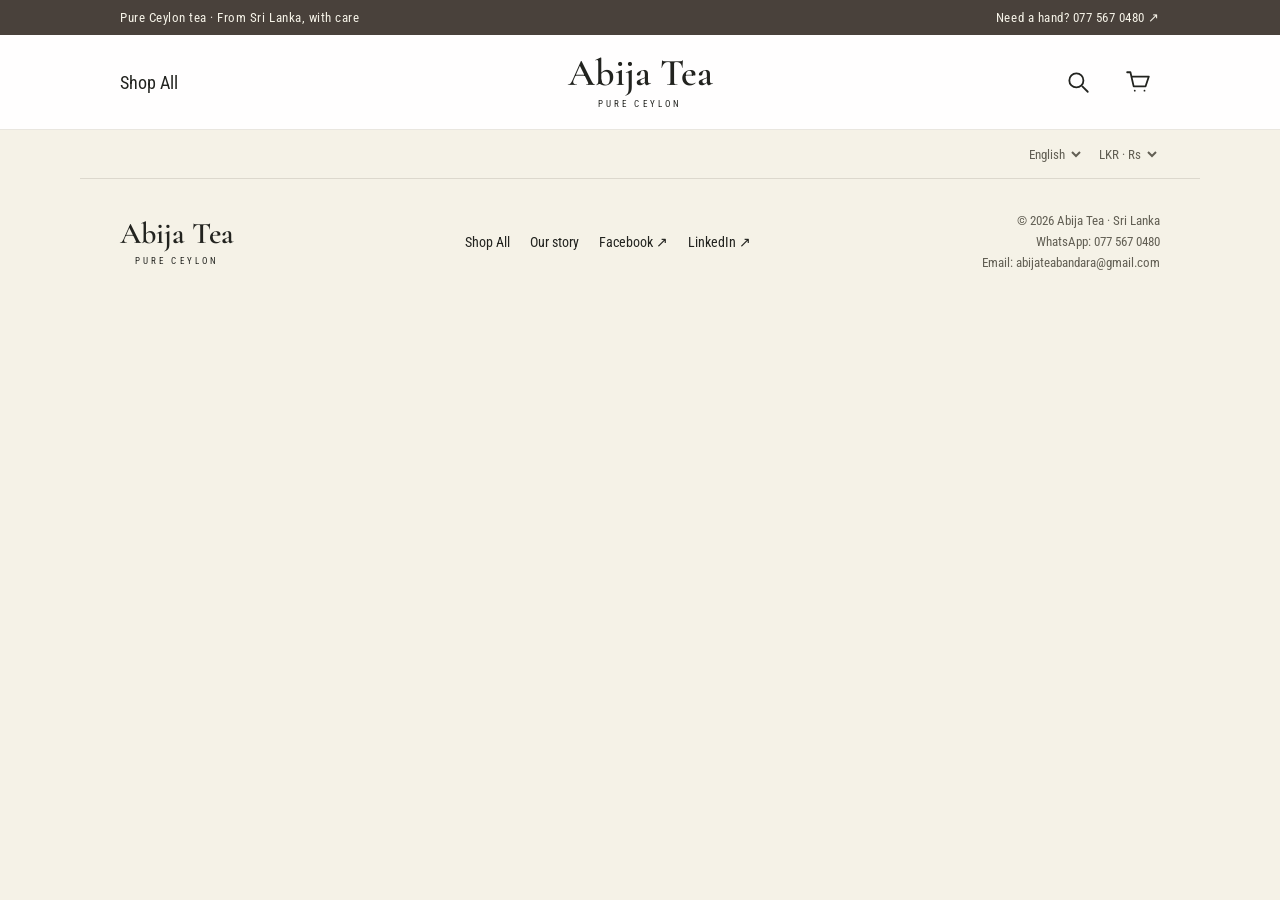
<file: tea/golden-tips/index.html>
<!doctype html>
<html lang="en" prefix="og: https://ogp.me/ns#">
  <head>
    <meta charset="UTF-8" />
    <meta name="viewport" content="width=device-width, initial-scale=1" />
    <title>Golden Tips | Pure Ceylon Tea | Abija Tea</title>
    <meta
      name="description"
      content="A limited-harvest Ceylon tea with a smooth body. Contact us to confirm availability before ordering."
    />
    <meta name="robots" content="index, follow" />
    <meta name="theme-color" content="#F5F2E7" />
    <link rel="canonical" href="https://abijatea.me/tea/golden-tips/" />
    <link rel="icon" href="/favicon.ico" />
    <link rel="apple-touch-icon" href="/apple-touch-icon.png" />
    <link rel="manifest" href="/site.webmanifest" />
    <meta property="og:type" content="website" />
    <meta property="og:site_name" content="Abija Tea" />
    <meta property="og:url" content="https://abijatea.me/tea/golden-tips/" />
    <meta property="og:title" content="Golden Tips | Pure Ceylon Tea | Abija Tea" />
    <meta
      property="og:description"
      content="A limited-harvest Ceylon tea with a smooth body. Contact us to confirm availability before ordering."
    />
    <meta property="og:image" content="https://abijatea.me/Golden-1200.webp" />
    <meta property="og:image:alt" content="Golden Tips" />
    <meta name="twitter:card" content="summary_large_image" />
    <meta name="twitter:title" content="Golden Tips | Pure Ceylon Tea | Abija Tea" />
    <meta name="twitter:image" content="https://abijatea.me/Golden-1200.webp" />
    <link rel="preload" href="/assets/fonts/roboto-condensed-latin.woff2" as="font" type="font/woff2" crossorigin />
    <link rel="preload" href="/assets/fonts/cormorant-latin.woff2" as="font" type="font/woff2" crossorigin />
    <link rel="modulepreload" href="/catalog.mjs" />
    <link rel="modulepreload" href="/product-view.mjs" />
    <link rel="stylesheet" href="/styles.css" />
    <script type="application/ld+json">
      {
        "@context": "https://schema.org",
        "@graph": [
          {
            "@type": "Organization",
            "@id": "https://abijatea.me/#organization",
            "name": "Abija Tea",
            "url": "https://abijatea.me",
            "logo": "https://abijatea.me/favicon.png",
            "foundingDate": "2024",
            "founder": { "@type": "Person", "name": "Bandara Galagoda" },
            "telephone": "+94775670480",
            "email": "abijateabandara@gmail.com",
            "sameAs": [
              "https://www.facebook.com/abijatea/",
              "https://www.linkedin.com/in/abijatea/"
            ]
          },
          {
            "@type": "WebSite",
            "@id": "https://abijatea.me/#website",
            "name": "Abija Tea",
            "url": "https://abijatea.me",
            "publisher": { "@id": "https://abijatea.me/#organization" }
          }
        ]
      }
    </script>
    <script type="module" src="/app.js"></script>
  <script type="application/ld+json" id="catalog-schema">{"@context":"https://schema.org","@type":"Product","@id":"https://abijatea.me/tea/golden-tips/#product","name":"Abija Golden Tips","url":"https://abijatea.me/tea/golden-tips/","image":"https://abijatea.me/Golden-1200.webp","description":"A limited-harvest Ceylon tea with a smooth body. Contact us to confirm availability before ordering.","brand":{"@type":"Brand","name":"Abija Tea"}}</script>
<script type="application/ld+json">{"@context":"https://schema.org","@type":"BreadcrumbList","itemListElement":[{"@type":"ListItem","position":1,"name":"Abija Tea","item":"https://abijatea.me/"},{"@type":"ListItem","position":2,"name":"Golden Tips","item":"https://abijatea.me/tea/golden-tips/"}]}</script>
</head>
  <body>
    <noscript
      ><iframe
        src="https://www.googletagmanager.com/ns.html?id=GTM-TS7BGZVC"
        height="0"
        width="0"
        style="display: none; visibility: hidden"
        title="Google Tag Manager"
      ></iframe>
      <p class="noscript-note">
        For current prices, pack selection and the cart, enable JavaScript. You can also
        <a href="https://wa.me/94775670480"
          >order directly on WhatsApp: 077 567 0480</a
        >.
      </p></noscript
    >
    <a class="skip-link" href="#main">Skip to content</a>
    <div class="announcement">
      <span>Pure Ceylon tea · From Sri Lanka, with care</span
      ><a href="https://wa.me/94775670480" target="_blank" rel="noopener"
        >Need a hand? 077 567 0480 ↗</a
      >
    </div>
    <header class="site-header">
      <nav class="navigation" aria-label="Main navigation">
        <a class="shop-link" href="/#shop" data-i18n="shop">Shop All</a
        ><a href="/#home" class="wordmark" aria-label="Abija Tea home"
          >Abija Tea<span>PURE CEYLON</span></a
        >
        <div class="nav-actions">
          <button class="icon-button" id="search-open" aria-label="Search teas">
            <img
              src="/assets/search.svg"
              width="26"
              height="26"
              alt=""
            /></button
          ><button
            class="icon-button cart-trigger"
            id="cart-open"
            aria-label="Open shopping bag"
          >
            <img src="/assets/cart.svg" width="26" height="26" alt="" /><span
              id="cart-count"
              class="cart-count"
              hidden
              >0</span
            >
          </button>
        </div>
      </nav>
    </header>
    <div class="preferences wrap">
      <p id="sale-banner" aria-live="polite"></p>
      <div>
        <label
          ><span class="sr-only">Language</span
          ><select id="language" aria-label="Language">
            <option value="en">English</option>
            <option value="si">සිංහල</option>
            <option value="ta">தமிழ்</option>
          </select></label
        ><label
          ><span class="sr-only">Currency</span
          ><select id="currency" aria-label="Currency">
            <option value="LKR">LKR · Rs</option>
            <option value="USD">USD · $</option>
            <option value="GBP">GBP · £</option>
            <option value="INR">INR · ₹</option>
          </select></label
        >
      </div>
    </div>
    <main id="main" tabindex="-1" class="wrap"><div id="home-view" hidden></div><section id="product-view" aria-labelledby="product-title"><a class="breadcrumb" href="/#shop">← Back to all teas</a><div class="product-shell"><div class="product-overview">
    <div class="desktop-gallery"><button class="main-photo" data-zoom aria-label="Enlarge Golden Tips photo"><img id="main-photo" src="/assets/products/Golden-640.webp" srcset="/assets/products/Golden-320.webp 320w, /assets/products/Golden-640.webp 640w, /assets/products/Golden-960.webp 960w" sizes="(max-width: 760px) 320px, 500px" fetchpriority="high" alt="Golden Tips" width="500" height="500"></button><div class="thumbnails" aria-label="Product photo views"><button class="thumbnail" data-photo="0" aria-pressed="true" aria-label="Full product photo"><img src="/assets/products/Golden-640.webp" srcset="/assets/products/Golden-320.webp 320w, /assets/products/Golden-640.webp 640w, /assets/products/Golden-960.webp 960w" sizes="64px" alt="" width="64" height="64"></button><button class="thumbnail detail" data-photo="1" aria-pressed="false" aria-label="Close-up product photo"><img src="/assets/products/Golden-640.webp" srcset="/assets/products/Golden-320.webp 320w, /assets/products/Golden-640.webp 640w, /assets/products/Golden-960.webp 960w" sizes="64px" alt="" width="64" height="64"></button></div></div>
    <div class="mobile-carousel"><div class="carousel-track" id="carousel-track"><button class="carousel-slide " data-zoom aria-label="Enlarge Golden Tips photo"><img src="/assets/products/Golden-640.webp" srcset="/assets/products/Golden-320.webp 320w, /assets/products/Golden-640.webp 640w, /assets/products/Golden-960.webp 960w" sizes="(max-width: 540px) calc(100vw - 110px), 400px" fetchpriority="high" alt="Golden Tips" width="400" height="400"></button><button class="carousel-slide detail" data-zoom aria-label="Enlarge Golden Tips detail"><img src="/assets/products/Golden-640.webp" srcset="/assets/products/Golden-320.webp 320w, /assets/products/Golden-640.webp 640w, /assets/products/Golden-960.webp 960w" sizes="(max-width: 540px) calc(100vw - 110px), 400px" loading="lazy" alt="Golden Tips close-up" width="400" height="400"></button></div><button class="carousel-arrow prev" data-slide="prev" aria-label="Previous photo"><img src="/assets/chevron-left.svg" width="24" height="24" alt=""></button><button class="carousel-arrow next" data-slide="next" aria-label="Next photo"><img src="/assets/chevron-right.svg" width="24" height="24" alt=""></button><div class="carousel-dots" aria-label="Choose photo"><button data-slide="0" aria-label="Photo 1" aria-current="true"></button><button data-slide="1" aria-label="Photo 2" aria-current="false"></button></div></div>
    <div class="product-info"><p class="origin">PURE CEYLON · TALAWAKELLE, SRI LANKA</p><h1 id="product-title" tabindex="-1">Golden Tips</h1><p class="description">A limited-harvest Ceylon tea with a smooth body. Contact us to confirm availability before ordering.</p><div id="product-price" class="product-price" aria-live="polite"></div><fieldset class="weight-options"><legend>Pack size</legend><button class="weight-option" data-weight="0" aria-pressed="false" >100g</button><button class="weight-option" data-weight="1" aria-pressed="true" >250g</button><button class="weight-option" data-weight="2" aria-pressed="false" >500g</button><button class="weight-option" data-weight="3" aria-pressed="false" >1kg</button></fieldset><div class="product-facts"><span id="selected-weight">Weight: 250g</span><span>Limited harvest</span></div><div class="purchase-row"><div class="quantity" aria-label="Quantity"><button id="quantity-minus" data-quantity="-1" aria-label="Decrease quantity">−</button><output id="product-quantity" aria-live="polite">1</output><button data-quantity="1" aria-label="Increase quantity">+</button></div><button class="button" id="add-to-bag">PRE-ORDER</button></div><div class="badges"><span>CEYLON TEA</span><span>NO ADDED FLAVOURS</span></div><p class="delivery-note">Rs 450 delivery · Kandy–Colombo / A1 area.<br>Usually 3–7 days. Pre-order: availability within a week, subject to confirmation.</p><p class="currency-note" hidden>Estimated conversion from LKR. Final amount confirmed on WhatsApp.</p><details class="brew"><summary>Make your perfect cup</summary><p>Use water just below boiling. Steep for 3–5 minutes.</p></details></div>
    </div><section class="recommendations"><h2>You might also like</h2><div class="product-grid"><article class="product-card"><a class="product-image" href="/tea/black-dust-tea/" aria-label="View Black Dust Tea"><img src="/assets/products/Dust-640.webp" srcset="/assets/products/Dust-320.webp 320w, /assets/products/Dust-640.webp 640w, /assets/products/Dust-960.webp 960w" sizes="(max-width: 620px) calc(100vw - 36px), 320px" alt="Black Dust Tea from Abija Tea" width="400" height="400" loading="lazy"></a><h3><a href="/tea/black-dust-tea/">Black Dust Tea</a></h3><p>Bold & full-bodied · 100g–1kg</p><div class="price">— <small>/ 100g</small></div><a class="button wide" href="/tea/black-dust-tea/">VIEW TEA</a></article><article class="product-card"><a class="product-image" href="/tea/pure-green-tea/" aria-label="View Pure Green Tea"><img src="/assets/products/Green-640.webp" srcset="/assets/products/Green-320.webp 320w, /assets/products/Green-640.webp 640w, /assets/products/Green-960.webp 960w" sizes="(max-width: 620px) calc(100vw - 36px), 320px" alt="Pure Green Tea from Abija Tea" width="400" height="400" loading="lazy"></a><h3><a href="/tea/pure-green-tea/">Pure Green Tea</a></h3><p>Smooth & refreshing · 100g–1kg</p><div class="price">— <small>/ 100g</small></div><a class="button wide" href="/tea/pure-green-tea/">VIEW TEA</a></article><article class="product-card"><a class="product-image" href="/tea/black-fannings-tea/" aria-label="View Black Fannings Tea"><img src="/assets/products/BOP-640.webp" srcset="/assets/products/BOP-320.webp 320w, /assets/products/BOP-640.webp 640w, /assets/products/BOP-960.webp 960w" sizes="(max-width: 620px) calc(100vw - 36px), 320px" alt="Black Fannings Tea from Abija Tea" width="400" height="400" loading="lazy"></a><h3><a href="/tea/black-fannings-tea/">Black Fannings Tea</a></h3><p>Bright & full-bodied · 100g–1kg</p><div class="price">— <small>/ 100g</small></div><a class="button wide" href="/tea/black-fannings-tea/">VIEW TEA</a></article></div></section></div></section></main>
    <footer class="site-footer wrap">
      <a class="wordmark" href="/#home">Abija Tea<span>PURE CEYLON</span></a>
      <div>
        <a href="/#shop" data-i18n="shop">Shop All</a
        ><a href="/#about" data-i18n="about">Our story</a
        ><a
          href="https://www.facebook.com/abijatea/"
          target="_blank"
          rel="noopener"
          >Facebook ↗</a
        ><a
          href="https://www.linkedin.com/in/abijatea/"
          target="_blank"
          rel="noopener"
          >LinkedIn ↗</a
        >
      </div>
      <p>
        © <span id="year">2026</span> Abija Tea · Sri Lanka<br /><a
          href="https://wa.me/94775670480"
          target="_blank"
          rel="noopener"
          >WhatsApp: 077 567 0480</a
        >
        <br /><a href="mailto:abijateabandara@gmail.com">Email: abijateabandara@gmail.com</a>
      </p>
    </footer>
    <dialog
      id="search-dialog"
      class="search-dialog"
      aria-labelledby="search-title"
    >
      <div class="dialog-heading">
        <h2 id="search-title">Find your tea</h2>
        <button
          class="icon-button"
          data-close="search-dialog"
          aria-label="Close search"
        >
          ×
        </button>
      </div>
      <label for="search-input">Search by tea name or flavour</label
      ><input
        id="search-input"
        type="search"
        placeholder="Try green tea…"
        autocomplete="off"
      />
      <div id="search-results" aria-live="polite"></div>
    </dialog>
    <dialog id="cart-dialog" class="cart-dialog" aria-labelledby="bag-title">
      <div class="dialog-heading">
        <div>
          <p class="eyebrow">YOUR NEXT CUP</p>
          <h2 id="bag-title" data-i18n="bag">Your shopping bag</h2>
        </div>
        <button
          class="icon-button"
          data-close="cart-dialog"
          aria-label="Close shopping bag"
        >
          ×
        </button>
      </div>
      <div id="cart-items"></div>
      <div id="cart-summary" class="cart-summary"></div>
    </dialog>
    <dialog id="image-dialog" class="image-dialog" aria-label="Product photo">
      <button
        class="icon-button"
        data-close="image-dialog"
        aria-label="Close photo"
      >
        ×</button
      ><img id="zoom-image" alt="" />
    </dialog>
    <div id="toast" class="toast" role="status" aria-live="polite"></div>
  </body>
</html>
</file>
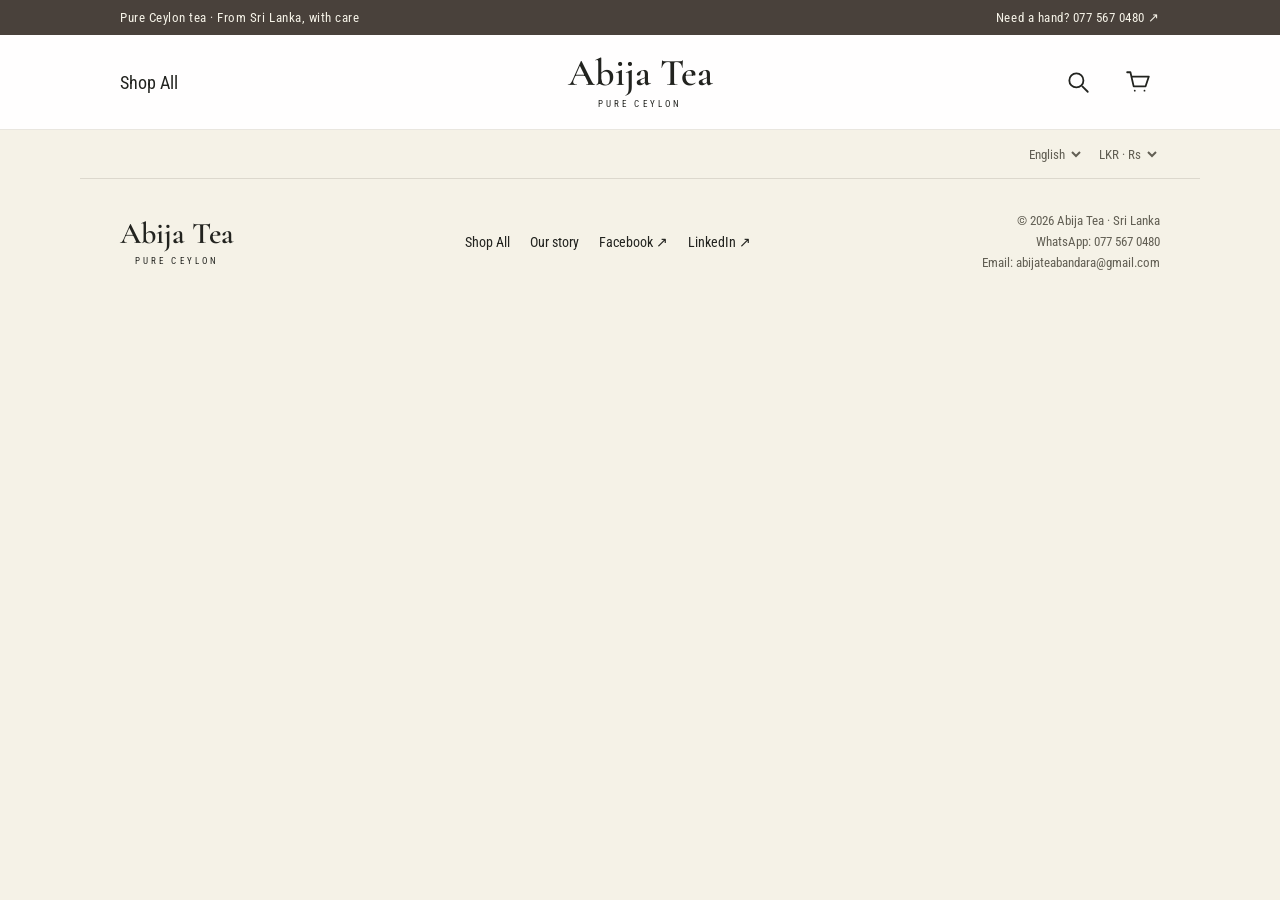
<file: tea/pure-green-tea/index.html>
<!doctype html>
<html lang="en" prefix="og: https://ogp.me/ns#">
  <head>
    <meta charset="UTF-8" />
    <meta name="viewport" content="width=device-width, initial-scale=1" />
    <title>Pure Green Tea | Pure Ceylon Tea | Abija Tea</title>
    <meta
      name="description"
      content="Unflavoured Ceylon green tea with a smooth, refreshing character. A simple, unhurried cup that lets the tea speak for itself."
    />
    <meta name="robots" content="index, follow" />
    <meta name="theme-color" content="#F5F2E7" />
    <link rel="canonical" href="https://abijatea.me/tea/pure-green-tea/" />
    <link rel="icon" href="/favicon.ico" />
    <link rel="apple-touch-icon" href="/apple-touch-icon.png" />
    <link rel="manifest" href="/site.webmanifest" />
    <meta property="og:type" content="website" />
    <meta property="og:site_name" content="Abija Tea" />
    <meta property="og:url" content="https://abijatea.me/tea/pure-green-tea/" />
    <meta property="og:title" content="Pure Green Tea | Pure Ceylon Tea | Abija Tea" />
    <meta
      property="og:description"
      content="Unflavoured Ceylon green tea with a smooth, refreshing character. A simple, unhurried cup that lets the tea speak for itself."
    />
    <meta property="og:image" content="https://abijatea.me/Green-1200.webp" />
    <meta property="og:image:alt" content="Pure Green Tea" />
    <meta name="twitter:card" content="summary_large_image" />
    <meta name="twitter:title" content="Pure Green Tea | Pure Ceylon Tea | Abija Tea" />
    <meta name="twitter:image" content="https://abijatea.me/Green-1200.webp" />
    <link rel="preload" href="/assets/fonts/roboto-condensed-latin.woff2" as="font" type="font/woff2" crossorigin />
    <link rel="preload" href="/assets/fonts/cormorant-latin.woff2" as="font" type="font/woff2" crossorigin />
    <link rel="modulepreload" href="/catalog.mjs" />
    <link rel="modulepreload" href="/product-view.mjs" />
    <link rel="stylesheet" href="/styles.css" />
    <script type="application/ld+json">
      {
        "@context": "https://schema.org",
        "@graph": [
          {
            "@type": "Organization",
            "@id": "https://abijatea.me/#organization",
            "name": "Abija Tea",
            "url": "https://abijatea.me",
            "logo": "https://abijatea.me/favicon.png",
            "foundingDate": "2024",
            "founder": { "@type": "Person", "name": "Bandara Galagoda" },
            "telephone": "+94775670480",
            "email": "abijateabandara@gmail.com",
            "sameAs": [
              "https://www.facebook.com/abijatea/",
              "https://www.linkedin.com/in/abijatea/"
            ]
          },
          {
            "@type": "WebSite",
            "@id": "https://abijatea.me/#website",
            "name": "Abija Tea",
            "url": "https://abijatea.me",
            "publisher": { "@id": "https://abijatea.me/#organization" }
          }
        ]
      }
    </script>
    <script type="module" src="/app.js"></script>
  <script type="application/ld+json" id="catalog-schema">{"@context":"https://schema.org","@type":"Product","@id":"https://abijatea.me/tea/pure-green-tea/#product","name":"Abija Pure Green Tea","url":"https://abijatea.me/tea/pure-green-tea/","image":"https://abijatea.me/Green-1200.webp","description":"Unflavoured Ceylon green tea with a smooth, refreshing character. A simple, unhurried cup that lets the tea speak for itself.","brand":{"@type":"Brand","name":"Abija Tea"}}</script>
<script type="application/ld+json">{"@context":"https://schema.org","@type":"BreadcrumbList","itemListElement":[{"@type":"ListItem","position":1,"name":"Abija Tea","item":"https://abijatea.me/"},{"@type":"ListItem","position":2,"name":"Pure Green Tea","item":"https://abijatea.me/tea/pure-green-tea/"}]}</script>
</head>
  <body>
    <noscript
      ><iframe
        src="https://www.googletagmanager.com/ns.html?id=GTM-TS7BGZVC"
        height="0"
        width="0"
        style="display: none; visibility: hidden"
        title="Google Tag Manager"
      ></iframe>
      <p class="noscript-note">
        For current prices, pack selection and the cart, enable JavaScript. You can also
        <a href="https://wa.me/94775670480"
          >order directly on WhatsApp: 077 567 0480</a
        >.
      </p></noscript
    >
    <a class="skip-link" href="#main">Skip to content</a>
    <div class="announcement">
      <span>Pure Ceylon tea · From Sri Lanka, with care</span
      ><a href="https://wa.me/94775670480" target="_blank" rel="noopener"
        >Need a hand? 077 567 0480 ↗</a
      >
    </div>
    <header class="site-header">
      <nav class="navigation" aria-label="Main navigation">
        <a class="shop-link" href="/#shop" data-i18n="shop">Shop All</a
        ><a href="/#home" class="wordmark" aria-label="Abija Tea home"
          >Abija Tea<span>PURE CEYLON</span></a
        >
        <div class="nav-actions">
          <button class="icon-button" id="search-open" aria-label="Search teas">
            <img
              src="/assets/search.svg"
              width="26"
              height="26"
              alt=""
            /></button
          ><button
            class="icon-button cart-trigger"
            id="cart-open"
            aria-label="Open shopping bag"
          >
            <img src="/assets/cart.svg" width="26" height="26" alt="" /><span
              id="cart-count"
              class="cart-count"
              hidden
              >0</span
            >
          </button>
        </div>
      </nav>
    </header>
    <div class="preferences wrap">
      <p id="sale-banner" aria-live="polite"></p>
      <div>
        <label
          ><span class="sr-only">Language</span
          ><select id="language" aria-label="Language">
            <option value="en">English</option>
            <option value="si">සිංහල</option>
            <option value="ta">தமிழ்</option>
          </select></label
        ><label
          ><span class="sr-only">Currency</span
          ><select id="currency" aria-label="Currency">
            <option value="LKR">LKR · Rs</option>
            <option value="USD">USD · $</option>
            <option value="GBP">GBP · £</option>
            <option value="INR">INR · ₹</option>
          </select></label
        >
      </div>
    </div>
    <main id="main" tabindex="-1" class="wrap"><div id="home-view" hidden></div><section id="product-view" aria-labelledby="product-title"><a class="breadcrumb" href="/#shop">← Back to all teas</a><div class="product-shell"><div class="product-overview">
    <div class="desktop-gallery"><button class="main-photo" data-zoom aria-label="Enlarge Pure Green Tea photo"><img id="main-photo" src="/assets/products/Green-640.webp" srcset="/assets/products/Green-320.webp 320w, /assets/products/Green-640.webp 640w, /assets/products/Green-960.webp 960w" sizes="(max-width: 760px) 320px, 500px" fetchpriority="high" alt="Pure Green Tea" width="500" height="500"></button><div class="thumbnails" aria-label="Product photo views"><button class="thumbnail" data-photo="0" aria-pressed="true" aria-label="Full product photo"><img src="/assets/products/Green-640.webp" srcset="/assets/products/Green-320.webp 320w, /assets/products/Green-640.webp 640w, /assets/products/Green-960.webp 960w" sizes="64px" alt="" width="64" height="64"></button><button class="thumbnail detail" data-photo="1" aria-pressed="false" aria-label="Close-up product photo"><img src="/assets/products/Green-640.webp" srcset="/assets/products/Green-320.webp 320w, /assets/products/Green-640.webp 640w, /assets/products/Green-960.webp 960w" sizes="64px" alt="" width="64" height="64"></button></div></div>
    <div class="mobile-carousel"><div class="carousel-track" id="carousel-track"><button class="carousel-slide " data-zoom aria-label="Enlarge Pure Green Tea photo"><img src="/assets/products/Green-640.webp" srcset="/assets/products/Green-320.webp 320w, /assets/products/Green-640.webp 640w, /assets/products/Green-960.webp 960w" sizes="(max-width: 540px) calc(100vw - 110px), 400px" fetchpriority="high" alt="Pure Green Tea" width="400" height="400"></button><button class="carousel-slide detail" data-zoom aria-label="Enlarge Pure Green Tea detail"><img src="/assets/products/Green-640.webp" srcset="/assets/products/Green-320.webp 320w, /assets/products/Green-640.webp 640w, /assets/products/Green-960.webp 960w" sizes="(max-width: 540px) calc(100vw - 110px), 400px" loading="lazy" alt="Pure Green Tea close-up" width="400" height="400"></button></div><button class="carousel-arrow prev" data-slide="prev" aria-label="Previous photo"><img src="/assets/chevron-left.svg" width="24" height="24" alt=""></button><button class="carousel-arrow next" data-slide="next" aria-label="Next photo"><img src="/assets/chevron-right.svg" width="24" height="24" alt=""></button><div class="carousel-dots" aria-label="Choose photo"><button data-slide="0" aria-label="Photo 1" aria-current="true"></button><button data-slide="1" aria-label="Photo 2" aria-current="false"></button></div></div>
    <div class="product-info"><p class="origin">PURE CEYLON · TALAWAKELLE, SRI LANKA</p><h1 id="product-title" tabindex="-1">Pure Green Tea</h1><p class="description">Unflavoured Ceylon green tea with a smooth, refreshing character. A simple, unhurried cup that lets the tea speak for itself.</p><div id="product-price" class="product-price" aria-live="polite"></div><fieldset class="weight-options"><legend>Pack size</legend><button class="weight-option" data-weight="0" aria-pressed="false" >100g</button><button class="weight-option" data-weight="1" aria-pressed="true" >250g</button><button class="weight-option" data-weight="2" aria-pressed="false" >500g</button><button class="weight-option" data-weight="3" aria-pressed="false" >1kg</button></fieldset><div class="product-facts"><span id="selected-weight">Weight: 250g</span><span>Loose-leaf green tea</span></div><div class="purchase-row"><div class="quantity" aria-label="Quantity"><button id="quantity-minus" data-quantity="-1" aria-label="Decrease quantity">−</button><output id="product-quantity" aria-live="polite">1</output><button data-quantity="1" aria-label="Increase quantity">+</button></div><button class="button" id="add-to-bag">ADD TO BAG</button></div><div class="badges"><span>CEYLON TEA</span><span>NO ADDED FLAVOURS</span></div><p class="delivery-note">Rs 450 delivery · Kandy–Colombo / A1 area.<br>Usually 3–7 days. Your order is confirmed on WhatsApp.</p><p class="currency-note" hidden>Estimated conversion from LKR. Final amount confirmed on WhatsApp.</p><details class="brew"><summary>Make your perfect cup</summary><p>Allow boiled water to cool slightly. Steep for 2–3 minutes, then strain.</p></details></div>
    </div><section class="recommendations"><h2>You might also like</h2><div class="product-grid"><article class="product-card"><a class="product-image" href="/tea/black-dust-tea/" aria-label="View Black Dust Tea"><img src="/assets/products/Dust-640.webp" srcset="/assets/products/Dust-320.webp 320w, /assets/products/Dust-640.webp 640w, /assets/products/Dust-960.webp 960w" sizes="(max-width: 620px) calc(100vw - 36px), 320px" alt="Black Dust Tea from Abija Tea" width="400" height="400" loading="lazy"></a><h3><a href="/tea/black-dust-tea/">Black Dust Tea</a></h3><p>Bold & full-bodied · 100g–1kg</p><div class="price">— <small>/ 100g</small></div><a class="button wide" href="/tea/black-dust-tea/">VIEW TEA</a></article><article class="product-card"><a class="product-image" href="/tea/black-fannings-tea/" aria-label="View Black Fannings Tea"><img src="/assets/products/BOP-640.webp" srcset="/assets/products/BOP-320.webp 320w, /assets/products/BOP-640.webp 640w, /assets/products/BOP-960.webp 960w" sizes="(max-width: 620px) calc(100vw - 36px), 320px" alt="Black Fannings Tea from Abija Tea" width="400" height="400" loading="lazy"></a><h3><a href="/tea/black-fannings-tea/">Black Fannings Tea</a></h3><p>Bright & full-bodied · 100g–1kg</p><div class="price">— <small>/ 100g</small></div><a class="button wide" href="/tea/black-fannings-tea/">VIEW TEA</a></article></div></section></div></section></main>
    <footer class="site-footer wrap">
      <a class="wordmark" href="/#home">Abija Tea<span>PURE CEYLON</span></a>
      <div>
        <a href="/#shop" data-i18n="shop">Shop All</a
        ><a href="/#about" data-i18n="about">Our story</a
        ><a
          href="https://www.facebook.com/abijatea/"
          target="_blank"
          rel="noopener"
          >Facebook ↗</a
        ><a
          href="https://www.linkedin.com/in/abijatea/"
          target="_blank"
          rel="noopener"
          >LinkedIn ↗</a
        >
      </div>
      <p>
        © <span id="year">2026</span> Abija Tea · Sri Lanka<br /><a
          href="https://wa.me/94775670480"
          target="_blank"
          rel="noopener"
          >WhatsApp: 077 567 0480</a
        >
        <br /><a href="mailto:abijateabandara@gmail.com">Email: abijateabandara@gmail.com</a>
      </p>
    </footer>
    <dialog
      id="search-dialog"
      class="search-dialog"
      aria-labelledby="search-title"
    >
      <div class="dialog-heading">
        <h2 id="search-title">Find your tea</h2>
        <button
          class="icon-button"
          data-close="search-dialog"
          aria-label="Close search"
        >
          ×
        </button>
      </div>
      <label for="search-input">Search by tea name or flavour</label
      ><input
        id="search-input"
        type="search"
        placeholder="Try green tea…"
        autocomplete="off"
      />
      <div id="search-results" aria-live="polite"></div>
    </dialog>
    <dialog id="cart-dialog" class="cart-dialog" aria-labelledby="bag-title">
      <div class="dialog-heading">
        <div>
          <p class="eyebrow">YOUR NEXT CUP</p>
          <h2 id="bag-title" data-i18n="bag">Your shopping bag</h2>
        </div>
        <button
          class="icon-button"
          data-close="cart-dialog"
          aria-label="Close shopping bag"
        >
          ×
        </button>
      </div>
      <div id="cart-items"></div>
      <div id="cart-summary" class="cart-summary"></div>
    </dialog>
    <dialog id="image-dialog" class="image-dialog" aria-label="Product photo">
      <button
        class="icon-button"
        data-close="image-dialog"
        aria-label="Close photo"
      >
        ×</button
      ><img id="zoom-image" alt="" />
    </dialog>
    <div id="toast" class="toast" role="status" aria-live="polite"></div>
  </body>
</html>
</file>
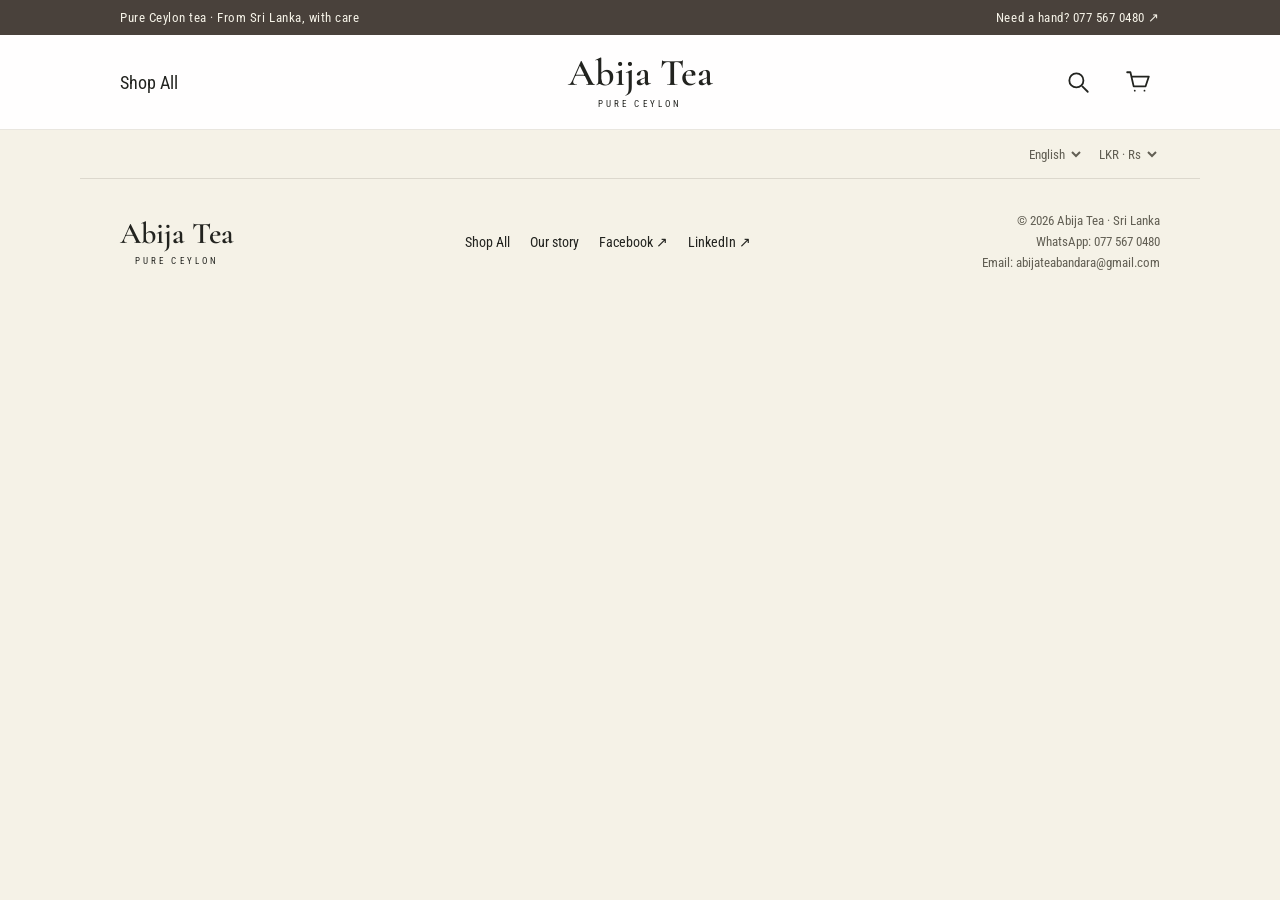
<file: tea/silver-tips/index.html>
<!doctype html>
<html lang="en" prefix="og: https://ogp.me/ns#">
  <head>
    <meta charset="UTF-8" />
    <meta name="viewport" content="width=device-width, initial-scale=1" />
    <title>Silver Tips | Pure Ceylon Tea | Abija Tea</title>
    <meta
      name="description"
      content="Handpicked Ceylon white tea buds. Contact us to confirm availability before ordering."
    />
    <meta name="robots" content="index, follow" />
    <meta name="theme-color" content="#F5F2E7" />
    <link rel="canonical" href="https://abijatea.me/tea/silver-tips/" />
    <link rel="icon" href="/favicon.ico" />
    <link rel="apple-touch-icon" href="/apple-touch-icon.png" />
    <link rel="manifest" href="/site.webmanifest" />
    <meta property="og:type" content="website" />
    <meta property="og:site_name" content="Abija Tea" />
    <meta property="og:url" content="https://abijatea.me/tea/silver-tips/" />
    <meta property="og:title" content="Silver Tips | Pure Ceylon Tea | Abija Tea" />
    <meta
      property="og:description"
      content="Handpicked Ceylon white tea buds. Contact us to confirm availability before ordering."
    />
    <meta property="og:image" content="https://abijatea.me/Silver-1200.webp" />
    <meta property="og:image:alt" content="Silver Tips" />
    <meta name="twitter:card" content="summary_large_image" />
    <meta name="twitter:title" content="Silver Tips | Pure Ceylon Tea | Abija Tea" />
    <meta name="twitter:image" content="https://abijatea.me/Silver-1200.webp" />
    <link rel="preload" href="/assets/fonts/roboto-condensed-latin.woff2" as="font" type="font/woff2" crossorigin />
    <link rel="preload" href="/assets/fonts/cormorant-latin.woff2" as="font" type="font/woff2" crossorigin />
    <link rel="modulepreload" href="/catalog.mjs" />
    <link rel="modulepreload" href="/product-view.mjs" />
    <link rel="stylesheet" href="/styles.css" />
    <script type="application/ld+json">
      {
        "@context": "https://schema.org",
        "@graph": [
          {
            "@type": "Organization",
            "@id": "https://abijatea.me/#organization",
            "name": "Abija Tea",
            "url": "https://abijatea.me",
            "logo": "https://abijatea.me/favicon.png",
            "foundingDate": "2024",
            "founder": { "@type": "Person", "name": "Bandara Galagoda" },
            "telephone": "+94775670480",
            "email": "abijateabandara@gmail.com",
            "sameAs": [
              "https://www.facebook.com/abijatea/",
              "https://www.linkedin.com/in/abijatea/"
            ]
          },
          {
            "@type": "WebSite",
            "@id": "https://abijatea.me/#website",
            "name": "Abija Tea",
            "url": "https://abijatea.me",
            "publisher": { "@id": "https://abijatea.me/#organization" }
          }
        ]
      }
    </script>
    <script type="module" src="/app.js"></script>
  <script type="application/ld+json" id="catalog-schema">{"@context":"https://schema.org","@type":"Product","@id":"https://abijatea.me/tea/silver-tips/#product","name":"Abija Silver Tips","url":"https://abijatea.me/tea/silver-tips/","image":"https://abijatea.me/Silver-1200.webp","description":"Handpicked Ceylon white tea buds. Contact us to confirm availability before ordering.","brand":{"@type":"Brand","name":"Abija Tea"}}</script>
<script type="application/ld+json">{"@context":"https://schema.org","@type":"BreadcrumbList","itemListElement":[{"@type":"ListItem","position":1,"name":"Abija Tea","item":"https://abijatea.me/"},{"@type":"ListItem","position":2,"name":"Silver Tips","item":"https://abijatea.me/tea/silver-tips/"}]}</script>
</head>
  <body>
    <noscript
      ><iframe
        src="https://www.googletagmanager.com/ns.html?id=GTM-TS7BGZVC"
        height="0"
        width="0"
        style="display: none; visibility: hidden"
        title="Google Tag Manager"
      ></iframe>
      <p class="noscript-note">
        For current prices, pack selection and the cart, enable JavaScript. You can also
        <a href="https://wa.me/94775670480"
          >order directly on WhatsApp: 077 567 0480</a
        >.
      </p></noscript
    >
    <a class="skip-link" href="#main">Skip to content</a>
    <div class="announcement">
      <span>Pure Ceylon tea · From Sri Lanka, with care</span
      ><a href="https://wa.me/94775670480" target="_blank" rel="noopener"
        >Need a hand? 077 567 0480 ↗</a
      >
    </div>
    <header class="site-header">
      <nav class="navigation" aria-label="Main navigation">
        <a class="shop-link" href="/#shop" data-i18n="shop">Shop All</a
        ><a href="/#home" class="wordmark" aria-label="Abija Tea home"
          >Abija Tea<span>PURE CEYLON</span></a
        >
        <div class="nav-actions">
          <button class="icon-button" id="search-open" aria-label="Search teas">
            <img
              src="/assets/search.svg"
              width="26"
              height="26"
              alt=""
            /></button
          ><button
            class="icon-button cart-trigger"
            id="cart-open"
            aria-label="Open shopping bag"
          >
            <img src="/assets/cart.svg" width="26" height="26" alt="" /><span
              id="cart-count"
              class="cart-count"
              hidden
              >0</span
            >
          </button>
        </div>
      </nav>
    </header>
    <div class="preferences wrap">
      <p id="sale-banner" aria-live="polite"></p>
      <div>
        <label
          ><span class="sr-only">Language</span
          ><select id="language" aria-label="Language">
            <option value="en">English</option>
            <option value="si">සිංහල</option>
            <option value="ta">தமிழ்</option>
          </select></label
        ><label
          ><span class="sr-only">Currency</span
          ><select id="currency" aria-label="Currency">
            <option value="LKR">LKR · Rs</option>
            <option value="USD">USD · $</option>
            <option value="GBP">GBP · £</option>
            <option value="INR">INR · ₹</option>
          </select></label
        >
      </div>
    </div>
    <main id="main" tabindex="-1" class="wrap"><div id="home-view" hidden></div><section id="product-view" aria-labelledby="product-title"><a class="breadcrumb" href="/#shop">← Back to all teas</a><div class="product-shell"><div class="product-overview">
    <div class="desktop-gallery"><button class="main-photo" data-zoom aria-label="Enlarge Silver Tips photo"><img id="main-photo" src="/assets/products/Silver-640.webp" srcset="/assets/products/Silver-320.webp 320w, /assets/products/Silver-640.webp 640w, /assets/products/Silver-960.webp 960w" sizes="(max-width: 760px) 320px, 500px" fetchpriority="high" alt="Silver Tips" width="500" height="500"></button><div class="thumbnails" aria-label="Product photo views"><button class="thumbnail" data-photo="0" aria-pressed="true" aria-label="Full product photo"><img src="/assets/products/Silver-640.webp" srcset="/assets/products/Silver-320.webp 320w, /assets/products/Silver-640.webp 640w, /assets/products/Silver-960.webp 960w" sizes="64px" alt="" width="64" height="64"></button><button class="thumbnail detail" data-photo="1" aria-pressed="false" aria-label="Close-up product photo"><img src="/assets/products/Silver-640.webp" srcset="/assets/products/Silver-320.webp 320w, /assets/products/Silver-640.webp 640w, /assets/products/Silver-960.webp 960w" sizes="64px" alt="" width="64" height="64"></button></div></div>
    <div class="mobile-carousel"><div class="carousel-track" id="carousel-track"><button class="carousel-slide " data-zoom aria-label="Enlarge Silver Tips photo"><img src="/assets/products/Silver-640.webp" srcset="/assets/products/Silver-320.webp 320w, /assets/products/Silver-640.webp 640w, /assets/products/Silver-960.webp 960w" sizes="(max-width: 540px) calc(100vw - 110px), 400px" fetchpriority="high" alt="Silver Tips" width="400" height="400"></button><button class="carousel-slide detail" data-zoom aria-label="Enlarge Silver Tips detail"><img src="/assets/products/Silver-640.webp" srcset="/assets/products/Silver-320.webp 320w, /assets/products/Silver-640.webp 640w, /assets/products/Silver-960.webp 960w" sizes="(max-width: 540px) calc(100vw - 110px), 400px" loading="lazy" alt="Silver Tips close-up" width="400" height="400"></button></div><button class="carousel-arrow prev" data-slide="prev" aria-label="Previous photo"><img src="/assets/chevron-left.svg" width="24" height="24" alt=""></button><button class="carousel-arrow next" data-slide="next" aria-label="Next photo"><img src="/assets/chevron-right.svg" width="24" height="24" alt=""></button><div class="carousel-dots" aria-label="Choose photo"><button data-slide="0" aria-label="Photo 1" aria-current="true"></button><button data-slide="1" aria-label="Photo 2" aria-current="false"></button></div></div>
    <div class="product-info"><p class="origin">PURE CEYLON · TALAWAKELLE, SRI LANKA</p><h1 id="product-title" tabindex="-1">Silver Tips</h1><p class="description">Handpicked Ceylon white tea buds. Contact us to confirm availability before ordering.</p><div id="product-price" class="product-price" aria-live="polite"></div><fieldset class="weight-options"><legend>Pack size</legend><button class="weight-option" data-weight="0" aria-pressed="false" >100g</button><button class="weight-option" data-weight="1" aria-pressed="true" >250g</button><button class="weight-option" data-weight="2" aria-pressed="false" >500g</button><button class="weight-option" data-weight="3" aria-pressed="false" >1kg</button></fieldset><div class="product-facts"><span id="selected-weight">Weight: 250g</span><span>Limited harvest</span></div><div class="purchase-row"><div class="quantity" aria-label="Quantity"><button id="quantity-minus" data-quantity="-1" aria-label="Decrease quantity">−</button><output id="product-quantity" aria-live="polite">1</output><button data-quantity="1" aria-label="Increase quantity">+</button></div><button class="button" id="add-to-bag">PRE-ORDER</button></div><div class="badges"><span>CEYLON TEA</span><span>NO ADDED FLAVOURS</span></div><p class="delivery-note">Rs 450 delivery · Kandy–Colombo / A1 area.<br>Usually 3–7 days. Pre-order: availability within a week, subject to confirmation.</p><p class="currency-note" hidden>Estimated conversion from LKR. Final amount confirmed on WhatsApp.</p><details class="brew"><summary>Make your perfect cup</summary><p>Use water just below boiling. Steep gently for 3–5 minutes.</p></details></div>
    </div><section class="recommendations"><h2>You might also like</h2><div class="product-grid"><article class="product-card"><a class="product-image" href="/tea/black-dust-tea/" aria-label="View Black Dust Tea"><img src="/assets/products/Dust-640.webp" srcset="/assets/products/Dust-320.webp 320w, /assets/products/Dust-640.webp 640w, /assets/products/Dust-960.webp 960w" sizes="(max-width: 620px) calc(100vw - 36px), 320px" alt="Black Dust Tea from Abija Tea" width="400" height="400" loading="lazy"></a><h3><a href="/tea/black-dust-tea/">Black Dust Tea</a></h3><p>Bold & full-bodied · 100g–1kg</p><div class="price">— <small>/ 100g</small></div><a class="button wide" href="/tea/black-dust-tea/">VIEW TEA</a></article><article class="product-card"><a class="product-image" href="/tea/pure-green-tea/" aria-label="View Pure Green Tea"><img src="/assets/products/Green-640.webp" srcset="/assets/products/Green-320.webp 320w, /assets/products/Green-640.webp 640w, /assets/products/Green-960.webp 960w" sizes="(max-width: 620px) calc(100vw - 36px), 320px" alt="Pure Green Tea from Abija Tea" width="400" height="400" loading="lazy"></a><h3><a href="/tea/pure-green-tea/">Pure Green Tea</a></h3><p>Smooth & refreshing · 100g–1kg</p><div class="price">— <small>/ 100g</small></div><a class="button wide" href="/tea/pure-green-tea/">VIEW TEA</a></article><article class="product-card"><a class="product-image" href="/tea/black-fannings-tea/" aria-label="View Black Fannings Tea"><img src="/assets/products/BOP-640.webp" srcset="/assets/products/BOP-320.webp 320w, /assets/products/BOP-640.webp 640w, /assets/products/BOP-960.webp 960w" sizes="(max-width: 620px) calc(100vw - 36px), 320px" alt="Black Fannings Tea from Abija Tea" width="400" height="400" loading="lazy"></a><h3><a href="/tea/black-fannings-tea/">Black Fannings Tea</a></h3><p>Bright & full-bodied · 100g–1kg</p><div class="price">— <small>/ 100g</small></div><a class="button wide" href="/tea/black-fannings-tea/">VIEW TEA</a></article></div></section></div></section></main>
    <footer class="site-footer wrap">
      <a class="wordmark" href="/#home">Abija Tea<span>PURE CEYLON</span></a>
      <div>
        <a href="/#shop" data-i18n="shop">Shop All</a
        ><a href="/#about" data-i18n="about">Our story</a
        ><a
          href="https://www.facebook.com/abijatea/"
          target="_blank"
          rel="noopener"
          >Facebook ↗</a
        ><a
          href="https://www.linkedin.com/in/abijatea/"
          target="_blank"
          rel="noopener"
          >LinkedIn ↗</a
        >
      </div>
      <p>
        © <span id="year">2026</span> Abija Tea · Sri Lanka<br /><a
          href="https://wa.me/94775670480"
          target="_blank"
          rel="noopener"
          >WhatsApp: 077 567 0480</a
        >
        <br /><a href="mailto:abijateabandara@gmail.com">Email: abijateabandara@gmail.com</a>
      </p>
    </footer>
    <dialog
      id="search-dialog"
      class="search-dialog"
      aria-labelledby="search-title"
    >
      <div class="dialog-heading">
        <h2 id="search-title">Find your tea</h2>
        <button
          class="icon-button"
          data-close="search-dialog"
          aria-label="Close search"
        >
          ×
        </button>
      </div>
      <label for="search-input">Search by tea name or flavour</label
      ><input
        id="search-input"
        type="search"
        placeholder="Try green tea…"
        autocomplete="off"
      />
      <div id="search-results" aria-live="polite"></div>
    </dialog>
    <dialog id="cart-dialog" class="cart-dialog" aria-labelledby="bag-title">
      <div class="dialog-heading">
        <div>
          <p class="eyebrow">YOUR NEXT CUP</p>
          <h2 id="bag-title" data-i18n="bag">Your shopping bag</h2>
        </div>
        <button
          class="icon-button"
          data-close="cart-dialog"
          aria-label="Close shopping bag"
        >
          ×
        </button>
      </div>
      <div id="cart-items"></div>
      <div id="cart-summary" class="cart-summary"></div>
    </dialog>
    <dialog id="image-dialog" class="image-dialog" aria-label="Product photo">
      <button
        class="icon-button"
        data-close="image-dialog"
        aria-label="Close photo"
      >
        ×</button
      ><img id="zoom-image" alt="" />
    </dialog>
    <div id="toast" class="toast" role="status" aria-live="polite"></div>
  </body>
</html>
</file>
<file: styles.css>
/* Locally hosted Latin subsets; optional prevents late font-swap layout jumps. */
@font-face {
  font-family: "Roboto Condensed";
  font-style: normal;
  font-weight: 400 700;
  font-display: optional;
  src: url("/assets/fonts/roboto-condensed-latin.woff2") format("woff2");
}
@font-face {
  font-family: "Cormorant Garamond";
  font-style: normal;
  font-weight: 400 600;
  font-display: optional;
  src: url("/assets/fonts/cormorant-latin.woff2") format("woff2");
}
:root {
  --ink: #22231f;
  --gold: #b79b50;
  --gold-dark: #806b32;
  --sage: #bdc2a8;
  --cream: #f5f2e7;
  --sand: #dfd7c9;
  --dark: #49413b;
  --muted: #625f54;
  --line: #e9e6df;
  --white: #fff;
  --radius: 12px;
  font-family: "Roboto Condensed", Arial, sans-serif;
  color: var(--ink);
  background: var(--cream);
  font-synthesis: none;
}
* {
  box-sizing: border-box;
}
body {
  margin: 0;
}
button,
input,
select {
  font: inherit;
}
button,
a,
input,
summary,
select {
  -webkit-tap-highlight-color: transparent;
}
button,
a {
  touch-action: manipulation;
}
button {
  cursor: pointer;
}
a {
  color: inherit;
  text-underline-offset: 4px;
}
img {
  display: block;
  max-width: 100%;
}
button:disabled {
  cursor: not-allowed;
  opacity: 0.5;
}
[hidden] {
  display: none !important;
}
h1,
h2,
h3,
p {
  margin: 0;
}
h1,
h2,
h3 {
  font-weight: 500;
  line-height: 1.15;
}
p {
  line-height: 1.6;
}
button:focus-visible,
a:focus-visible,
input:focus-visible,
select:focus-visible,
summary:focus-visible {
  outline: 3px solid var(--gold-dark);
  outline-offset: 4px;
}
html {
  scroll-behavior: smooth;
  scroll-padding-top: 115px;
}
.wrap {
  max-width: 1120px;
  margin: auto;
  padding-inline: 40px;
}
.sr-only {
  position: absolute;
  width: 1px;
  height: 1px;
  padding: 0;
  margin: -1px;
  overflow: hidden;
  clip: rect(0, 0, 0, 0);
  white-space: nowrap;
  border: 0;
}
.skip-link {
  position: fixed;
  top: -60px;
  left: 20px;
  z-index: 100;
  padding: 12px;
  background: white;
}
.skip-link:focus {
  top: 12px;
}
.announcement {
  padding: 10px max(24px, calc((100vw - 1040px) / 2));
  display: flex;
  justify-content: space-between;
  gap: 16px;
  background: var(--dark);
  color: var(--cream);
  font-size: 13px;
  letter-spacing: 0.04em;
}
.announcement a {
  text-decoration: none;
}
.site-header {
  position: sticky;
  top: 0;
  z-index: 20;
  background: rgba(255, 255, 255, 0.96);
  border-bottom: 1px solid var(--line);
}
.navigation {
  max-width: 1120px;
  margin: auto;
  padding: 20px 40px;
  display: grid;
  grid-template-columns: 1fr auto 1fr;
  align-items: center;
  min-height: 94px;
}
.shop-link {
  text-decoration: none;
  font-size: 18px;
  justify-self: start;
}
.wordmark {
  font-family: "Cormorant Garamond", Georgia, serif;
  font-size: 38px;
  font-weight: 600;
  text-decoration: none;
  line-height: 0.9;
  text-align: center;
  display: block;
  white-space: nowrap;
}
.wordmark span {
  display: block;
  font-family: "Roboto Condensed", sans-serif;
  font-size: 9px;
  letter-spacing: 0.34em;
  font-weight: 400;
  margin-top: 10px;
}
.nav-actions {
  display: flex;
  gap: 16px;
  justify-self: end;
}
.icon-button {
  width: 44px;
  height: 44px;
  display: inline-flex;
  align-items: center;
  justify-content: center;
  background: transparent;
  color: var(--ink);
  border: 0;
  border-radius: 50%;
  font-size: 30px;
  position: relative;
  flex-shrink: 0;
}
.icon-button:hover {
  background: var(--cream);
}
.cart-count {
  position: absolute;
  right: -3px;
  top: -2px;
  background: var(--dark);
  color: white;
  font-size: 11px;
  border-radius: 50%;
  min-width: 18px;
  padding: 3px;
}
.preferences {
  display: flex;
  align-items: center;
  justify-content: space-between;
  min-height: 48px;
  gap: 12px;
  font-size: 13px;
}
.preferences > div {
  display: flex;
  gap: 8px;
  margin-left: auto;
}
.preferences select {
  background: transparent;
  border: 0;
  color: var(--muted);
  padding: 10px 3px;
  min-height: 44px;
}
.preferences p {
  color: var(--gold-dark);
}
#sale-banner {
  min-height: 2.4em;
}
.about .eyebrow {
  color: var(--ink);
}
.intro {
  text-align: center;
  padding: 40px 0 36px;
}
.eyebrow {
  font-size: 11px;
  font-weight: 500;
  letter-spacing: 0.2em;
  color: var(--muted);
}
.intro h1 {
  font-family: "Cormorant Garamond", Georgia, serif;
  font-size: clamp(38px, 5vw, 60px);
  margin: 12px 0;
}
.intro > p:last-child {
  font-size: 18px;
  color: var(--muted);
}
.experiences {
  padding: 32px;
  background: white;
  border-radius: 20px;
  display: grid;
  gap: 24px;
  box-shadow: 0 8px 24px #25251f08;
}
.experience {
  display: grid;
  grid-template-columns: 1fr 1fr;
  border-radius: var(--radius);
  overflow: hidden;
  min-height: 290px;
}
.experience.sand {
  background: var(--sand);
}
.experience.sage {
  background: var(--sage);
}
.experience.dark {
  background: var(--dark);
  color: white;
}
.experience-copy {
  padding: 36px;
  display: flex;
  flex-direction: column;
  align-items: flex-start;
  justify-content: center;
  gap: 10px;
}
.experience h2 {
  font-size: 34px;
}
.experience-copy > p {
  font-size: 18px;
  line-height: 1.4;
}
.experience-price {
  font-size: 26px;
  font-weight: 600;
}
.experience-price small {
  font-size: 14px;
  font-weight: 400;
  opacity: 0.8;
}
.experience-photo {
  display: block;
  min-height: 290px;
  overflow: hidden;
  position: relative;
}
.experience-photo img {
  width: 100%;
  height: 100%;
  position: absolute;
  object-fit: cover;
  transition: transform 0.4s ease;
}
.experience-photo:hover img {
  transform: scale(1.035);
}
.experience.sand .experience-photo {
  order: 2;
}
.button {
  border: 0;
  display: inline-flex;
  align-items: center;
  justify-content: center;
  min-height: 44px;
  padding: 12px 22px;
  border-radius: 5px;
  background: var(--gold);
  color: #201d13;
  text-decoration: none;
  font-weight: 600;
  font-size: 15px;
  letter-spacing: 0.025em;
  line-height: 1.2;
  transition:
    background 0.15s,
    transform 0.15s;
}
.button:hover {
  background: #c6ac68;
}
.button:active {
  transform: translateY(1px);
}
.button.wide {
  width: 100%;
}
.button.secondary {
  background: var(--cream);
  color: var(--ink);
}
.text-link {
  border: 0;
  background: none;
  padding: 8px 0;
  color: var(--muted);
  text-decoration: underline;
  text-underline-offset: 4px;
  font-size: 15px;
}
.shop-section,
.limited-section {
  padding-top: 76px;
}
.section-heading {
  display: flex;
  align-items: end;
  justify-content: space-between;
  gap: 24px;
  margin-bottom: 24px;
}
.section-heading h2 {
  font-size: 34px;
  margin-top: 8px;
}
.section-heading > p {
  font-size: 15px;
  color: var(--muted);
}
.product-grid {
  display: grid;
  grid-template-columns: repeat(3, minmax(0, 1fr));
  gap: 20px;
}
.product-card {
  background: white;
  border: 1px solid var(--line);
  padding: 12px;
  border-radius: 12px;
  min-width: 0;
  display: flex;
  flex-direction: column;
  gap: 8px;
}
.product-image {
  display: block;
  aspect-ratio: 1;
  overflow: hidden;
  border-radius: 8px;
  background: var(--sand);
}
.product-image img {
  height: 100%;
  width: 100%;
  object-fit: cover;
  transition: transform 0.35s;
}
.product-image:hover img {
  transform: scale(1.035);
}
.product-card h3 {
  font-size: 23px;
  margin: 6px 4px 0;
}
.product-card h3 a {
  text-decoration: none;
}
.product-card p {
  font-size: 15px;
  color: var(--muted);
  margin: 0 4px;
}
.product-card .price {
  font-size: 23px;
  font-weight: 600;
  margin: 0 4px 4px;
}
.product-card .button {
  margin-top: auto;
}
.price small {
  font-size: 14px;
  color: var(--muted);
  font-weight: 400;
}
.limited-grid {
  display: grid;
  grid-template-columns: 1fr 1fr;
  gap: 20px;
}
.limited-card {
  display: flex;
  background: white;
  border-radius: 10px;
  overflow: hidden;
  gap: 20px;
}
.limited-card img {
  width: 125px;
  object-fit: cover;
}
.limited-card > div {
  padding: 20px 20px 20px 0;
}
.limited-card h3 {
  font-size: 23px;
}
.limited-card p {
  font-size: 14px;
  color: var(--muted);
  margin: 8px 0;
}
.about {
  margin-top: 80px;
  padding: 52px;
  background: var(--sage);
  border-radius: 14px;
  display: grid;
  grid-template-columns: 1fr 1.3fr;
  column-gap: 48px;
  row-gap: 16px;
}
.about .eyebrow {
  grid-column: 1/-1;
}
.about h2 {
  font-family: "Cormorant Garamond", Georgia, serif;
  font-size: 54px;
  grid-row: 2/4;
}
.about p {
  font-size: 18px;
}
.about a {
  font-size: 16px;
}
.faq {
  padding: 64px 0;
}
.faq h2 {
  font-size: 32px;
  margin-bottom: 24px;
}
.faq details {
  border-bottom: 1px solid #dcd8cd;
}
.faq summary {
  padding: 20px 0;
  cursor: pointer;
  font-size: 19px;
}
.faq details p {
  padding: 0 0 22px;
  max-width: 760px;
  color: var(--muted);
}
.site-footer {
  border-top: 1px solid #dcd8cd;
  padding-top: 32px;
  padding-bottom: 40px;
  display: flex;
  justify-content: space-between;
  align-items: center;
  gap: 30px;
}
.site-footer .wordmark {
  font-size: 30px;
}
.site-footer > div {
  display: flex;
  gap: 20px;
  flex-wrap: wrap;
  font-size: 14px;
}
.site-footer a {
  text-decoration: none;
}
.site-footer p {
  font-size: 13px;
  color: var(--muted);
  text-align: right;
}
/* The desktop product layout becomes a single mobile card. */
.breadcrumb {
  display: inline-block;
  margin: 20px 0;
  color: var(--muted);
  font-size: 15px;
  text-decoration: none;
}
.product-shell {
  background: white;
  border-radius: 20px;
  padding: 32px;
  margin-bottom: 60px;
}
.product-overview {
  display: grid;
  grid-template-columns: 1.1fr 1fr;
  gap: 36px;
}
.main-photo {
  padding: 0;
  border: 0;
  background: var(--sage);
  width: 100%;
  aspect-ratio: 1;
  border-radius: 9px;
  overflow: hidden;
  cursor: zoom-in;
}
.main-photo img {
  width: 100%;
  height: 100%;
  object-fit: cover;
}
.thumbnails {
  display: flex;
  gap: 10px;
  margin-top: 12px;
}
.thumbnail {
  width: 64px;
  height: 64px;
  border: 2px solid transparent;
  border-radius: 8px;
  overflow: hidden;
  padding: 0;
  background: var(--cream);
}
.thumbnail[aria-pressed="true"] {
  border-color: var(--gold-dark);
}
.thumbnail img {
  width: 100%;
  height: 100%;
  object-fit: cover;
}
.thumbnail.detail img {
  transform: scale(1.8);
}
.product-info {
  display: flex;
  flex-direction: column;
  align-items: stretch;
  gap: 18px;
}
.product-info h1 {
  font-size: 36px;
  font-weight: 500;
}
.product-info .origin {
  font-size: 14px;
  color: var(--gold-dark);
  letter-spacing: 0.06em;
}
.product-info .description {
  font-size: 17px;
  color: var(--muted);
}
.product-price {
  min-height: 44px;
  font-size: 32px;
  font-weight: 600;
  display: flex;
  align-items: center;
  gap: 12px;
  flex-wrap: wrap;
}
.product-price del {
  font-size: 18px;
  font-weight: 400;
  color: var(--muted);
}
.sale-label {
  font-size: 12px;
  background: var(--cream);
  padding: 5px 8px;
  border-radius: 4px;
  color: var(--gold-dark);
  font-weight: 500;
}
.weight-options {
  display: grid;
  grid-template-columns: repeat(4, 1fr);
  gap: 8px;
  border: 0;
  padding: 0;
  margin: 0;
}
.weight-options legend {
  font-size: 16px;
  margin-bottom: 10px;
}
.weight-option {
  min-height: 46px;
  background: white;
  border: 1px solid var(--line);
  border-radius: 5px;
  color: var(--ink);
  padding: 8px;
}
.weight-option[aria-pressed="true"] {
  background: var(--sand);
  border-color: var(--gold-dark);
}
.product-facts {
  display: flex;
  gap: 16px;
  flex-wrap: wrap;
  font-size: 15px;
  color: var(--muted);
}
.purchase-row {
  display: flex;
  gap: 12px;
}
.quantity {
  display: flex;
  align-items: center;
  border: 1px solid var(--line);
  border-radius: 5px;
  background: white;
  flex-shrink: 0;
}
.quantity button {
  width: 42px;
  min-height: 44px;
  background: none;
  border: 0;
  font-size: 21px;
  color: var(--ink);
}
.quantity output {
  min-width: 26px;
  text-align: center;
  font-size: 17px;
}
.purchase-row > .button {
  flex: 1;
}
.badges {
  display: flex;
  gap: 10px;
  font-size: 12px;
  color: var(--muted);
  letter-spacing: 0.06em;
}
.badges span {
  padding: 10px 16px;
  border-radius: 20px;
  background: var(--cream);
}
.delivery-note {
  font-size: 14px;
  color: var(--muted);
  line-height: 1.5;
}
.brew {
  border-top: 1px solid var(--line);
  padding-top: 16px;
  font-size: 15px;
}
.brew summary {
  cursor: pointer;
}
.brew p {
  padding-top: 12px;
  color: var(--muted);
}
.recommendations {
  margin-top: 48px;
}
.recommendations h2 {
  font-size: 28px;
  margin-bottom: 20px;
}
.recommendations .product-card h3 {
  font-size: 20px;
}
.recommendations .product-image {
  aspect-ratio: 1.1;
}
.mobile-carousel {
  display: none;
}
/* Native dialogs contain keyboard focus and support Escape dismissal. */
dialog {
  border: 0;
  color: var(--ink);
  background: white;
  padding: 28px;
  border-radius: 14px;
  width: calc(100% - 32px);
  max-height: 90dvh;
  box-shadow: 0 20px 90px #0003;
}
dialog::backdrop {
  background: #22231f70;
  backdrop-filter: blur(3px);
}
dialog[open] {
  animation: appear 0.2s ease;
}
.dialog-heading {
  display: flex;
  align-items: center;
  justify-content: space-between;
  gap: 16px;
  margin-bottom: 24px;
}
.dialog-heading h2 {
  font-size: 30px;
}
.dialog-heading .eyebrow {
  margin-bottom: 8px;
}
.search-dialog {
  max-width: 600px;
}
.search-dialog > label {
  font-size: 14px;
  color: var(--muted);
}
.search-dialog input {
  display: block;
  width: 100%;
  margin: 10px 0 18px;
  padding: 14px;
  border: 1px solid #bdb7aa;
  border-radius: 5px;
  font-size: 18px;
}
.search-result {
  display: flex;
  align-items: center;
  gap: 18px;
  text-decoration: none;
  padding: 12px 0;
  border-bottom: 1px solid var(--line);
}
.search-result img {
  width: 64px;
  height: 64px;
  object-fit: cover;
  border-radius: 5px;
}
.search-result strong {
  font-size: 19px;
  font-weight: 500;
}
.search-result p {
  font-size: 15px;
  color: var(--muted);
}
.cart-dialog {
  max-width: 490px;
  max-height: 100dvh;
  height: 100dvh;
  margin: 0 0 0 auto;
  border-radius: 14px 0 0 14px;
  width: min(100%, 490px);
  padding: 28px;
}
.cart-item {
  display: grid;
  grid-template-columns: 76px 1fr;
  gap: 16px;
  border-bottom: 1px solid var(--line);
  padding: 18px 0;
}
.cart-item > img {
  width: 76px;
  height: 94px;
  object-fit: cover;
  border-radius: 6px;
}
.cart-item h3 {
  font-size: 20px;
}
.cart-item p {
  font-size: 14px;
  color: var(--muted);
  margin: 5px 0;
}
.cart-item-controls {
  display: flex;
  align-items: center;
  gap: 14px;
}
.cart-item .quantity button {
  width: 35px;
  min-height: 38px;
}
.cart-item .text-link {
  font-size: 13px;
}
.summary-row {
  display: flex;
  justify-content: space-between;
  gap: 14px;
  margin: 14px 0;
  font-size: 17px;
}
.summary-row.total {
  padding-top: 16px;
  border-top: 1px solid var(--line);
  font-size: 24px;
  font-weight: 600;
}
.cart-summary .button {
  margin: 12px 0;
}
.cart-summary p {
  font-size: 14px;
  color: var(--muted);
}
.empty-cart {
  padding: 45px 0;
  text-align: center;
}
.empty-cart h3 {
  font-size: 25px;
}
.empty-cart p {
  margin: 14px 0 24px;
  color: var(--muted);
}
.image-dialog {
  max-width: 800px;
  padding: 12px;
  background: var(--cream);
}
.image-dialog > button {
  position: absolute;
  right: 20px;
  top: 20px;
  background: white;
}
.image-dialog > img {
  width: 100%;
  max-height: 80dvh;
  object-fit: contain;
}
.toast {
  position: fixed;
  bottom: 28px;
  left: 50%;
  transform: translate(-50%, 20px);
  background: var(--dark);
  color: white;
  padding: 14px 24px;
  border-radius: 8px;
  z-index: 100;
  opacity: 0;
  pointer-events: none;
  transition:
    opacity 0.2s,
    transform 0.2s;
  max-width: calc(100% - 32px);
  text-align: center;
}
.toast.visible {
  opacity: 1;
  transform: translate(-50%, 0);
}
.noscript-note {
  padding: 20px;
  background: white;
}
.currency-note {
  font-size: 13px;
  color: var(--muted);
}
.lang-si,
.lang-ta {
  line-height: 1.6;
}
.lang-si h1,
.lang-si h2,
.lang-si h3,
.lang-ta h1,
.lang-ta h2,
.lang-ta h3 {
  line-height: 1.5;
}
body:has(dialog[open]) {
  overflow: hidden;
}
@keyframes appear {
  from {
    opacity: 0;
    transform: translateY(8px);
  }
  to {
    opacity: 1;
    transform: translateY(0);
  }
}
@media (min-width: 1400px) {
  .wrap {
    max-width: 1200px;
  }
  .experience {
    min-height: 310px;
  }
  .experience-photo {
    min-height: 310px;
  }
  .experience-copy {
    padding: 42px;
  }
}
@media (max-width: 760px) {
  .wrap {
    padding-inline: 24px;
  }
  .announcement {
    justify-content: center;
    font-size: 12px;
  }
  .announcement > a {
    display: none;
  }
  .navigation {
    padding: 16px 24px;
    min-height: 82px;
  }
  .wordmark {
    font-size: 32px;
  }
  .nav-actions {
    gap: 6px;
  }
  .shop-link {
    font-size: 16px;
  }
  .intro {
    padding: 25px 0;
  }
  .intro h1 {
    font-size: 42px;
  }
  .experiences {
    padding: 20px;
    gap: 18px;
  }
  .experience {
    min-height: 230px;
  }
  .experience-photo {
    min-height: 230px;
  }
  .experience-copy {
    padding: 22px;
    gap: 8px;
  }
  .experience h2 {
    font-size: 27px;
  }
  .experience-copy > p {
    font-size: 16px;
  }
  .experience-price {
    font-size: 22px;
  }
  .experience-copy .button {
    font-size: 13px;
    padding: 12px;
  }
  .product-grid {
    gap: 12px;
  }
  .product-card h3 {
    font-size: 20px;
  }
  .about {
    padding: 32px;
    gap: 22px;
  }
  .about h2 {
    font-size: 45px;
  }
  .site-footer {
    flex-wrap: wrap;
  }
  .site-footer p {
    text-align: left;
  }
  .product-overview {
    gap: 24px;
  }
  .product-shell {
    padding: 24px;
  }
  .product-info h1 {
    font-size: 30px;
  }
  .product-info {
    gap: 14px;
  }
  .purchase-row {
    flex-wrap: wrap;
  }
  .purchase-row > .button {
    min-width: 100%;
  }
  .weight-options {
    gap: 5px;
  }
  .limited-card img {
    width: 90px;
  }
  .limited-card {
    gap: 14px;
  }
}
@media (max-width: 540px) {
  html {
    scroll-padding-top: 90px;
  }
  .wrap {
    padding-inline: 18px;
  }
  .navigation {
    padding: 15px 18px;
  }
  .wordmark {
    font-size: 29px;
  }
  .wordmark span {
    font-size: 8px;
  }
  .nav-actions {
    gap: 0;
  }
  .icon-button {
    width: 40px;
  }
  .preferences {
    gap: 4px;
    align-items: flex-start;
    min-height: 70px;
  }
  .preferences > p {
    font-size: 11px;
    max-width: 48%;
    padding: 8px 0;
  }
  .preferences select {
    font-size: 12px;
    max-width: 91px;
  }
  .intro {
    padding: 28px 0 24px;
  }
  .intro h1 {
    font-size: 38px;
  }
  .intro > p:last-child {
    font-size: 16px;
  }
  .intro .eyebrow {
    font-size: 10px;
  }
  .experiences {
    padding: 12px;
    gap: 12px;
    border-radius: 14px;
  }
  .experience {
    min-height: 204px;
    grid-template-columns: 1fr 1fr;
  }
  .experience-copy {
    padding: 16px 12px;
    gap: 9px;
  }
  .experience h2 {
    font-size: 24px;
  }
  .experience-copy > p {
    font-size: 14px;
  }
  .experience-photo {
    min-height: 204px;
  }
  .experience-price {
    font-size: 21px;
  }
  .experience-price small {
    display: block;
    font-size: 12px;
  }
  .experience-copy .button {
    font-size: 11px;
    padding: 10px;
    min-height: 42px;
  }
  .section-heading {
    align-items: start;
    gap: 8px;
  }
  .section-heading > p {
    display: none;
  }
  .section-heading h2 {
    font-size: 29px;
  }
  .shop-section,
  .limited-section {
    padding-top: 48px;
  }
  .product-grid {
    grid-template-columns: 1fr;
    gap: 18px;
  }
  .product-card {
    padding: 14px;
    gap: 10px;
  }
  .product-card h3 {
    font-size: 27px;
  }
  .product-card p {
    font-size: 17px;
  }
  .product-card .price {
    font-size: 26px;
  }
  .product-card .button {
    min-height: 48px;
  }
  .limited-grid {
    grid-template-columns: 1fr;
  }
  .limited-card img {
    width: 115px;
  }
  .about {
    margin-top: 50px;
    display: block;
    padding: 28px;
  }
  .about h2 {
    margin: 18px 0;
    font-size: 48px;
  }
  .about p {
    font-size: 17px;
    margin-bottom: 16px;
  }
  .faq {
    padding: 44px 0;
  }
  .faq h2 {
    font-size: 28px;
  }
  .site-footer {
    gap: 24px;
    padding-top: 28px;
    padding-bottom: 30px;
  }
  .site-footer > div {
    gap: 16px;
  }
  .site-footer p {
    width: 100%;
  }
  .breadcrumb {
    margin: 12px 0 18px;
  }
  .product-shell {
    padding: 0;
    border-radius: 16px;
    overflow: hidden;
    margin-bottom: 36px;
  }
  .product-overview {
    display: block;
  }
  .desktop-gallery {
    display: none;
  }
  .mobile-carousel {
    display: block;
    background: var(--cream);
    padding: 14px 0;
    position: relative;
  }
  .carousel-track {
    display: flex;
    gap: 12px;
    overflow-x: auto;
    scroll-snap-type: x mandatory;
    scrollbar-width: none;
    padding-inline: 28px;
  }
  .carousel-track::-webkit-scrollbar {
    display: none;
  }
  .carousel-slide {
    flex: 0 0 calc(100% - 18px);
    aspect-ratio: 1;
    scroll-snap-align: center;
    background: var(--sage);
    padding: 0;
    border: 0;
    border-radius: 8px;
    overflow: hidden;
  }
  .carousel-slide img {
    width: 100%;
    height: 100%;
    object-fit: cover;
  }
  .carousel-slide.detail img {
    transform: scale(1.65);
  }
  .carousel-arrow {
    position: absolute;
    top: 45%;
    background: white;
    width: 42px;
    height: 42px;
    border-radius: 50%;
    border: 0;
    display: grid;
    place-items: center;
    box-shadow: 0 2px 8px #2222;
  }
  .carousel-arrow.prev {
    left: 5px;
  }
  .carousel-arrow.next {
    right: 5px;
  }
  .carousel-dots {
    display: flex;
    justify-content: center;
    gap: 4px;
    margin-top: 8px;
  }
  .carousel-dots button {
    width: 32px;
    height: 26px;
    border: 0;
    background: none;
    display: grid;
    place-items: center;
    padding: 0;
  }
  .carousel-dots button:after {
    content: "";
    height: 7px;
    width: 7px;
    border-radius: 5px;
    background: var(--sand);
  }
  .carousel-dots button[aria-current="true"]:after {
    width: 24px;
    background: var(--gold);
  }
  .product-info {
    padding: 24px;
    gap: 16px;
  }
  .product-info h1 {
    font-size: 30px;
  }
  .product-info .description {
    font-size: 17px;
  }
  .product-price {
    font-size: 28px;
  }
  .purchase-row {
    flex-wrap: nowrap;
  }
  .purchase-row > .button {
    min-width: 0;
    font-size: 14px;
    padding: 12px;
  }
  .quantity button {
    width: 36px;
  }
  .recommendations {
    padding: 0 20px 24px;
    margin-top: 20px;
  }
  .recommendations .product-grid {
    grid-template-columns: repeat(2, minmax(0, 1fr));
    gap: 10px;
  }
  .recommendations .product-card {
    padding: 8px;
    gap: 6px;
  }
  .recommendations .product-card h3 {
    font-size: 18px;
  }
  .recommendations .product-card p {
    font-size: 13px;
  }
  .recommendations .product-card .price {
    font-size: 20px;
  }
  .recommendations .product-card .button {
    font-size: 12px;
    padding: 10px;
  }
  .recommendations .price small {
    display: block;
  }
  .cart-dialog {
    padding: 24px 20px;
  }
  .dialog-heading h2 {
    font-size: 27px;
  }
}
@media (prefers-reduced-motion: reduce) {
  html {
    scroll-behavior: auto;
  }
  *,
  *:before,
  *:after {
    transition: none !important;
    animation: none !important;
  }
}
</file>
